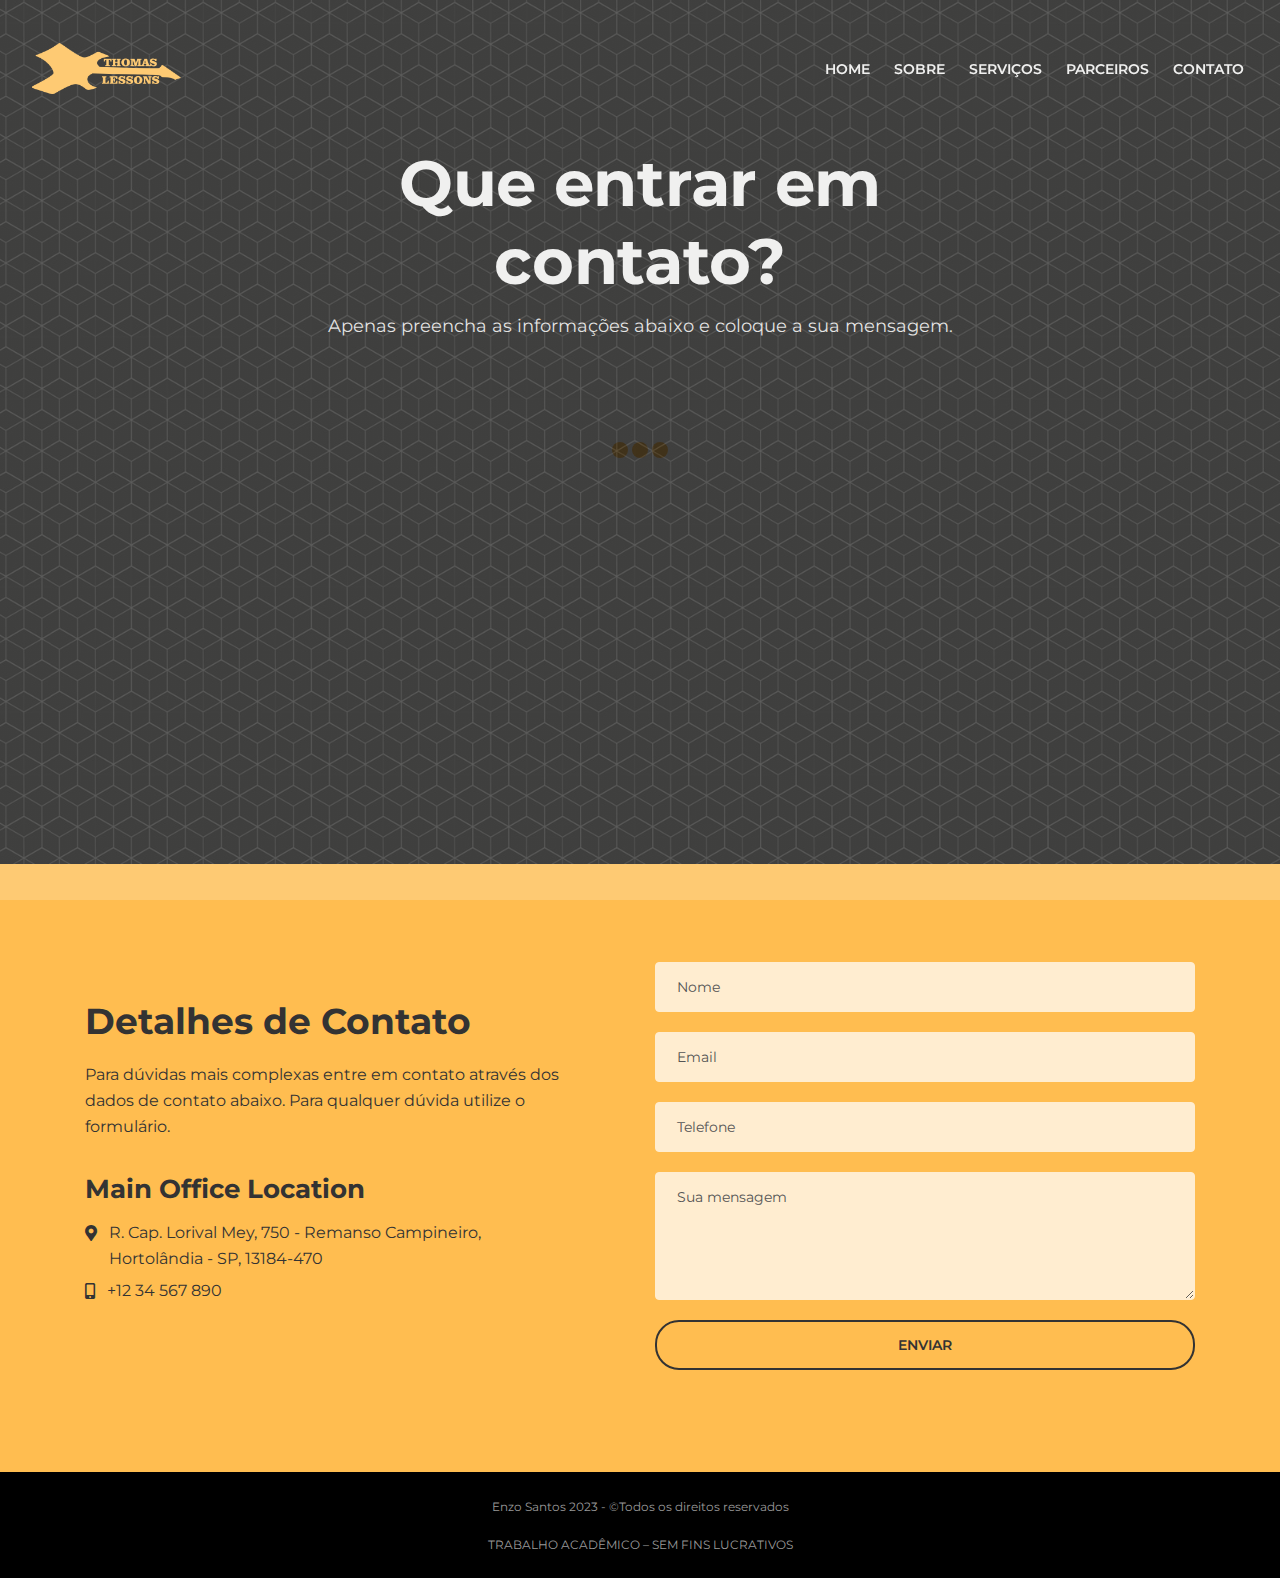
<file: contato.html>
<!DOCTYPE html>
<html lang="en">

<head>
    <meta charset="utf-8">
    <meta name="viewport" content="width=device-width, initial-scale=1, shrink-to-fit=no">

    <!-- SEO Meta Tags -->
    <meta name="description"
        content="Landing page template built with HTML and Bootstrap 4 for presenting training courses, classes, workshops and for convincing visitors to register using the form.">
    <meta name="author" content="Inovatik">

    <!-- OG Meta Tags to improve the way the post looks when you share the page on LinkedIn, Facebook, Google+ -->
    <meta property="og:site_name" content="" /> <!-- website name -->
    <meta property="og:site" content="" /> <!-- website link -->
    <meta property="og:title" content="" /> <!-- title shown in the actual shared post -->
    <meta property="og:description" content="" /> <!-- description shown in the actual shared post -->
    <meta property="og:image" content="" /> <!-- image link, make sure it's jpg -->
    <meta property="og:url" content="" /> <!-- where do you want your post to link to -->
    <meta property="og:type" content="article" />

    <!-- Website Title -->
    <title>Contatos</title>

    <!-- Styles -->
    <link href="https://fonts.googleapis.com/css?family=Montserrat:400,400i,600,700,700i&display=swap" rel="stylesheet">
    <link href="css/bootstrap.css" rel="stylesheet">
    <link href="css/fontawesome-all.css" rel="stylesheet">
    <link href="css/swiper.css" rel="stylesheet">
    <link href="css/magnific-popup.css" rel="stylesheet">
    <link href="css/styles.css" rel="stylesheet">

    <!-- Favicon  -->
    <link rel="icon" href="icon.png">
    <link rel="stylesheet" href="style.css">
</head>

<body data-spy="scroll" data-target=".fixed-top">

    <!-- Preloader -->
    <div class="spinner-wrapper">
        <div class="spinner">
            <div class="bounce1"></div>
            <div class="bounce2"></div>
            <div class="bounce3"></div>
        </div>
    </div>
    <!-- end of preloader -->


    <!-- Navigation -->
    <nav class="navbar navbar-expand-lg navbar-dark navbar-custom fixed-top">

        <!-- Text Logo - Use this if you don't have a graphic logo -->
        <!-- <a class="navbar-brand logo-text page-scroll" href="index.html">Corso</a> -->

        <!-- Image Logo -->
        <a class="navbar-brand logo-image" href="index.html"><img src="logo.png" style="height: 30%; width: 30%;"
                alt="alternative"></a>

        <!-- Mobile Menu Toggle Button -->
        <button class="navbar-toggler" type="button" data-toggle="collapse" data-target="#navbarsExampleDefault"
            aria-controls="navbarsExampleDefault" aria-expanded="false" aria-label="Toggle navigation">
            <span class="navbar-toggler-awesome fas fa-bars"></span>
            <span class="navbar-toggler-awesome fas fa-times"></span>
        </button>
        <!-- end of mobile menu toggle button -->

        <div class="collapse navbar-collapse" id="navbarsExampleDefault">
            <ul class="navbar-nav ml-auto">
                <li class="nav-item">
                    <a class="nav-link page-scroll" href="index.html">HOME <span class="sr-only">(current)</span></a>
                </li>
                <li class="nav-item">
                    <a class="nav-link page-scroll" href="sobre.html">SOBRE</a>
                </li>
                <li class="nav-item">
                    <a class="nav-link page-scroll" href="servicos.html">SERVIÇOS</a>
                </li>
                <li class="nav-item">
                    <a class="nav-link page-scroll" href="parceiros.html">PARCEIROS</a>
                </li>
                <li class="nav-item">
                    <a class="nav-link page-scroll" href="contato.html">CONTATO</a>
                </li>
            </ul>
        </div>
    </nav> <!-- end of navbar -->
    <!-- end of navigation -->


    <!-- Header -->
    <header id="header" class="header">
        <div class="container">
            <div class="row">
                <div class="col-lg-12">
                    <div class="text-container">
                    </div>
                    <h1>Que entrar em contato?</h1>
                    <p class="p-large">Apenas preencha as informações abaixo e coloque a sua mensagem.</p>
                </div> <!-- end of text-container -->
            </div> <!-- end of col -->
        </div> <!-- end of row -->
        </div> <!-- end of container -->

        <!-- end of image slider -->

    </header> <!-- end of header -->
    <!-- end of header -->


    <!-- Contact -->
    <div id="contact" class="form-3">
        <div class="container">
            <div class="row">
                <div class="col-lg-6">
                    <div class="text-container">
                        <h2>Detalhes de Contato</h2>
                        <p>Para dúvidas mais complexas entre em contato através dos dados de contato abaixo. Para qualquer
                            dúvida utilize o formulário.</p>
                        <h3>Main Office Location</h3>
                        <ul class="list-unstyled li-space-lg">
                            <li class="media">
                                <i class="fas fa-map-marker-alt"></i>
                                <div class="media-body">R. Cap. Lorival Mey, 750 - Remanso Campineiro, Hortolândia - SP,
                                    13184-470</div>
                            </li>
                            <li class="media">
                                <i class="fas fa-mobile-alt"></i>
                                <div class="media-body">+12 34 567 890</div>
                            </li>
                        </ul>
                    </div> <!-- end of text-container -->
                </div> <!-- end of col -->
                <div class="col-lg-6">

                    <!-- Contact Form -->
                    <form id="contactForm" data-toggle="validator" data-focus="false">
                        <div class="form-group">
                            <input type="text" class="form-control-input" id="cname" required>
                            <label class="label-control" for="cname">Nome</label>
                            <div class="help-block with-errors"></div>
                        </div>
                        <div class="form-group">
                            <input type="email" class="form-control-input" id="cemail" required>
                            <label class="label-control" for="cemail">Email</label>
                            <div class="help-block with-errors"></div>
                        </div>
                        <div class="form-group">
                            <input type="email" class="form-control-input" id="cemail" required>
                            <label class="label-control" for="cemail">Telefone</label>
                            <div class="help-block with-errors"></div>
                        </div>
                        <div class="form-group">
                            <textarea class="form-control-textarea" id="cmessage" required></textarea>
                            <label class="label-control" for="cmessage">Sua mensagem</label>
                            <div class="help-block with-errors"></div>
                        </div>
                        <div class="form-group">
                            <button type="submit" class="form-control-submit-button">ENVIAR</button>
                        </div>
                        <div class="form-message">
                            <div id="cmsgSubmit" class="h3 text-center hidden"></div>
                        </div>
                    </form>
                    <!-- end of contact form -->

                </div> <!-- end of col -->
            </div> <!-- end of row -->
        </div> <!-- end of container -->
    </div> <!-- end of form-3 -->
    <!-- end of contact -->



    <!-- Copyright -->
    <div class="copyright">
        <div class="container">
            <div class="row">
                <div class="col-lg-12">
                    <p class="p-small">Enzo Santos 2023 - &copy;Todos os direitos reservados</p>
                    <p class="p-small">TRABALHO ACADÊMICO – SEM FINS LUCRATIVOS</a>
                    </p>
                </div> <!-- end of col -->
            </div> <!-- enf of row -->
        </div> <!-- end of container -->
    </div> <!-- end of copyright -->
    <!-- end of copyright -->


    <!-- Scripts -->
    <script src="js/jquery.min.js"></script> <!-- jQuery for Bootstrap's JavaScript plugins -->
    <script src="js/popper.min.js"></script> <!-- Popper tooltip library for Bootstrap -->
    <script src="js/bootstrap.min.js"></script> <!-- Bootstrap framework -->
    <script src="js/jquery.easing.min.js"></script> <!-- jQuery Easing for smooth scrolling between anchors -->
    <script src="js/jquery.countdown.min.js"></script> <!-- The Final Countdown plugin for jQuery -->
    <script src="js/swiper.min.js"></script> <!-- Swiper for image and text sliders -->
    <script src="js/jquery.magnific-popup.js"></script> <!-- Magnific Popup for lightboxes -->
    <script src="js/validator.min.js"></script> <!-- Validator.js - Bootstrap plugin that validates forms -->
    <script src="js/scripts.js"></script> <!-- Custom scripts -->
</body>

</html>
</file>
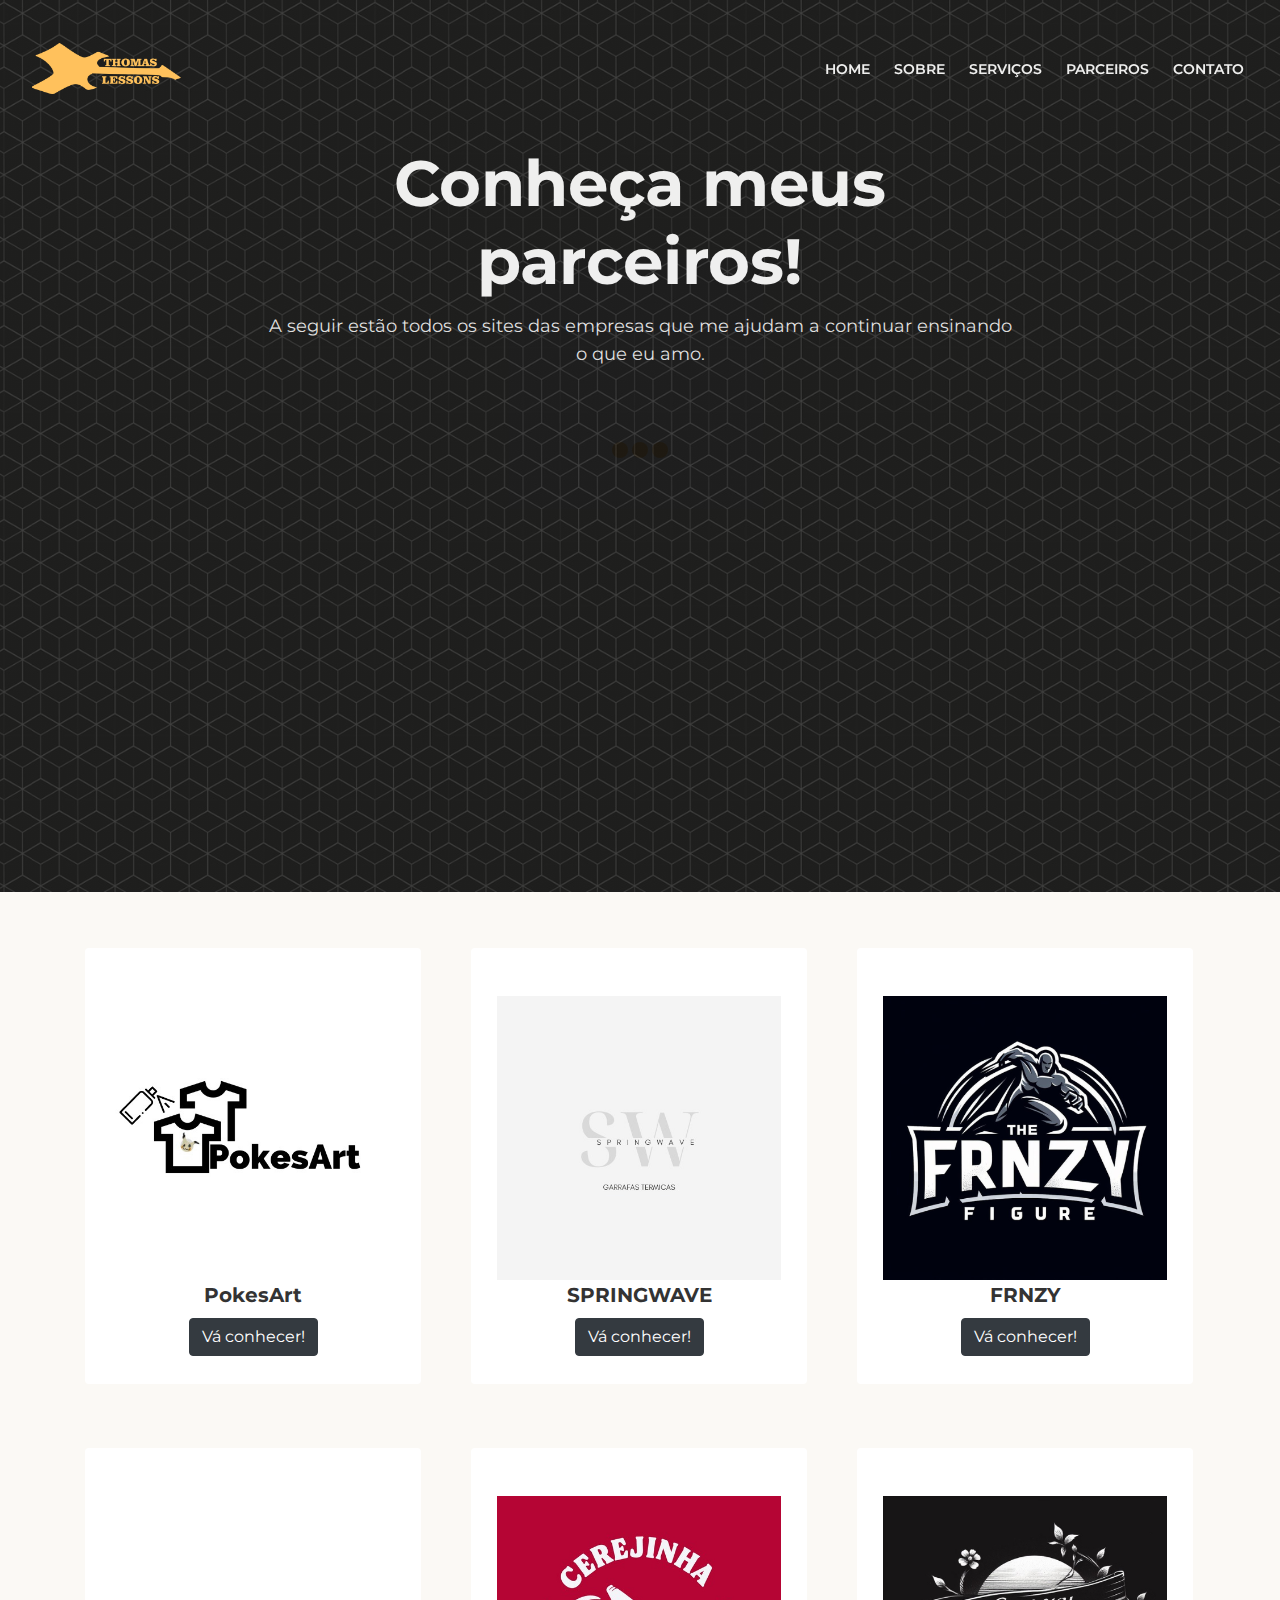
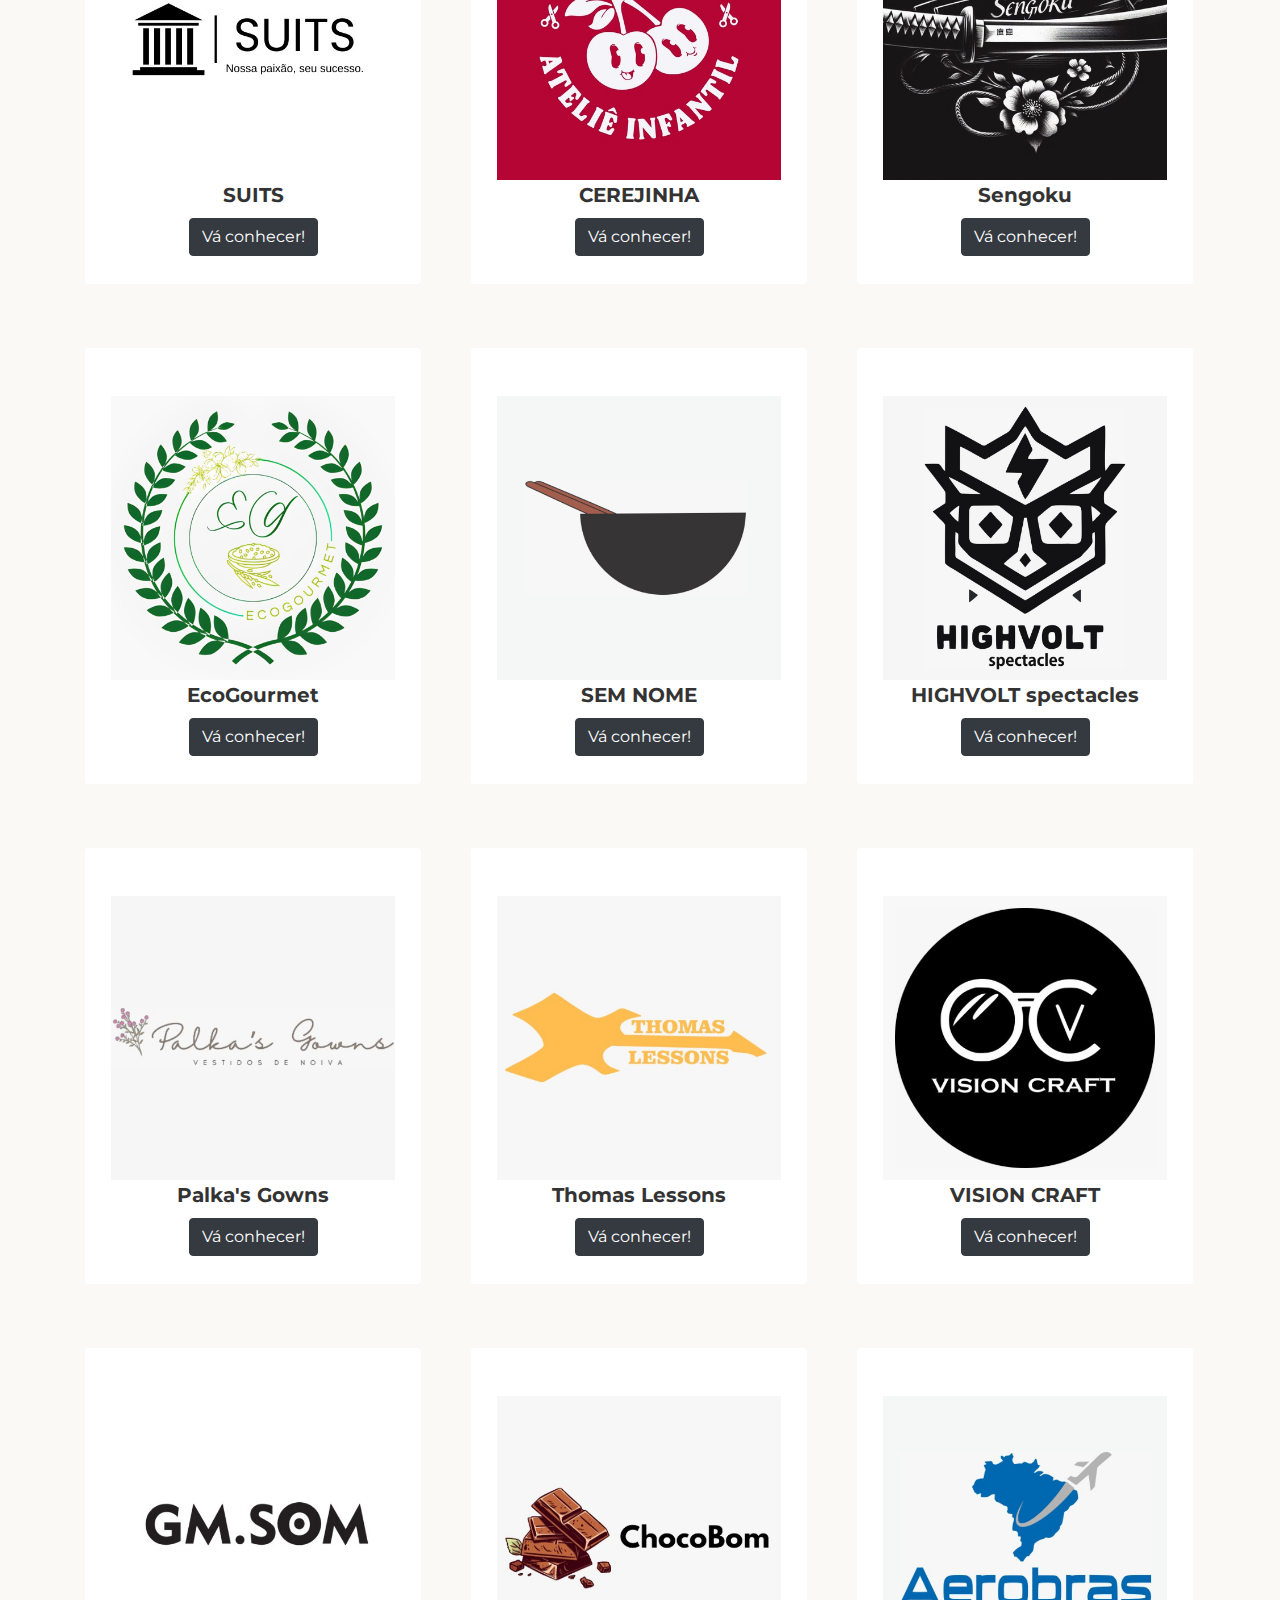
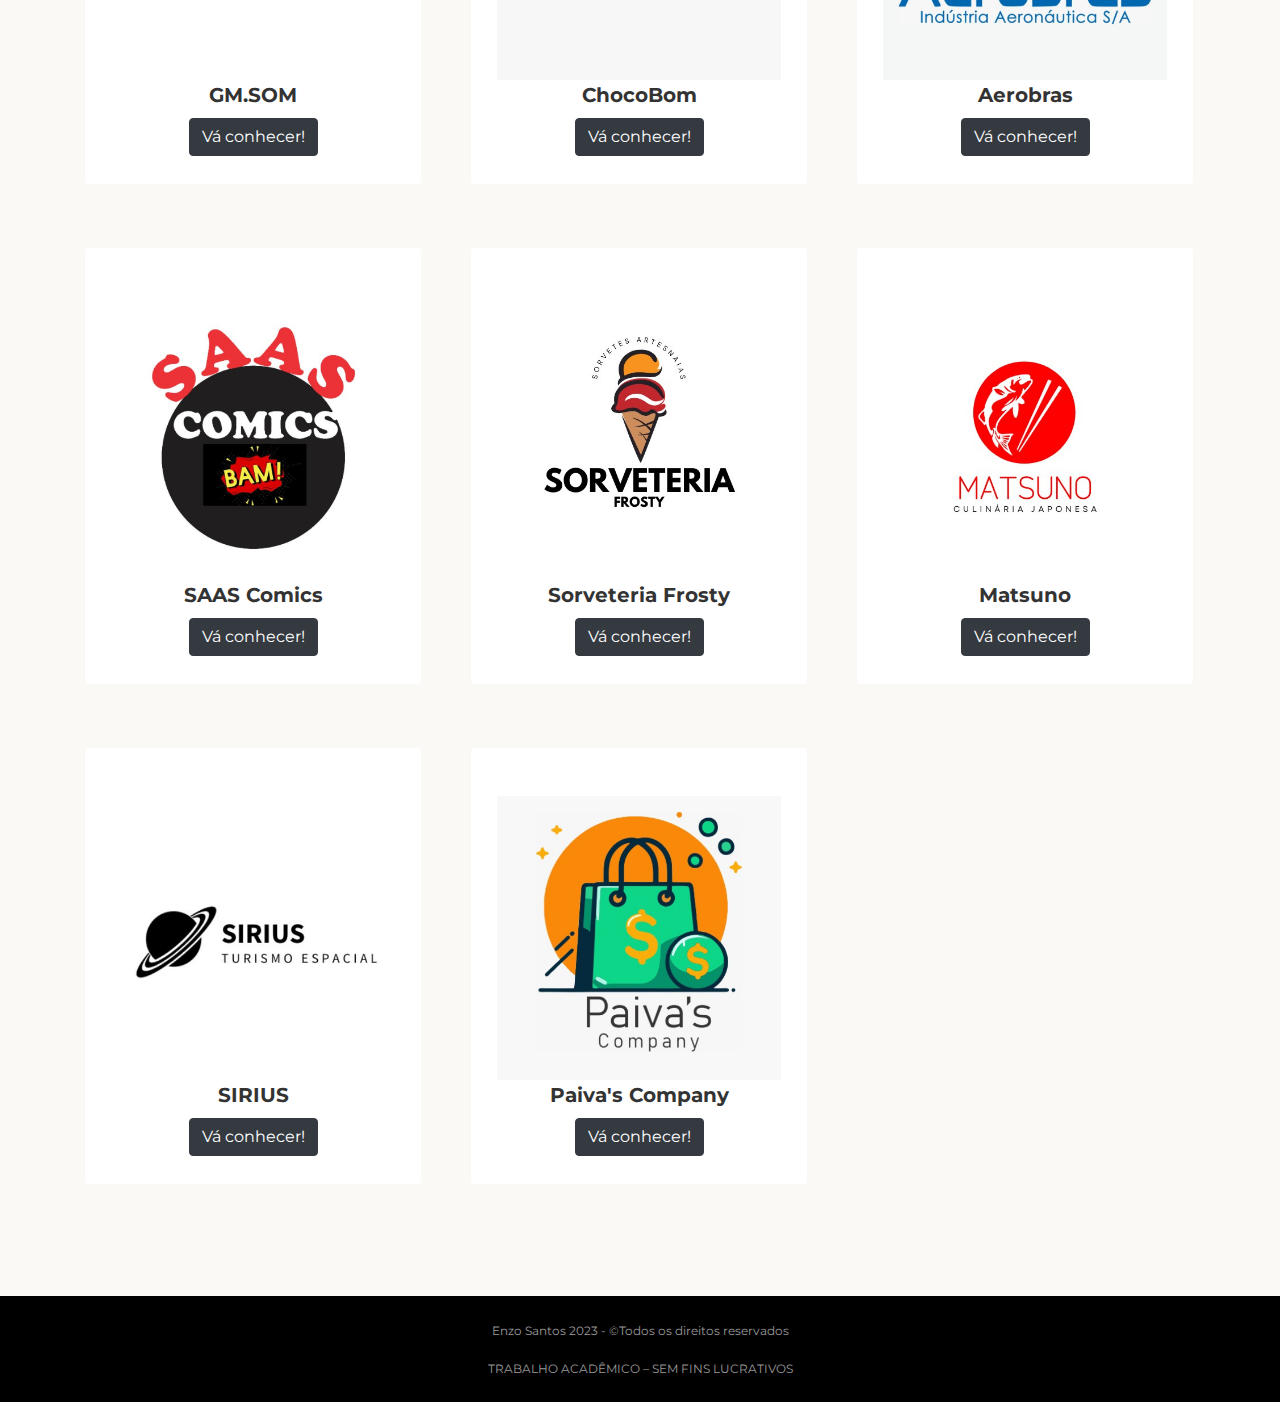
<file: parceiros.html>
<!DOCTYPE html>
<html lang="en">

<head>
    <meta charset="utf-8">
    <meta name="viewport" content="width=device-width, initial-scale=1, shrink-to-fit=no">

    <!-- SEO Meta Tags -->
    <meta name="description"
        content="Landing page template built with HTML and Bootstrap 4 for presenting training courses, classes, workshops and for convincing visitors to register using the form.">
    <meta name="author" content="Inovatik">

    <!-- OG Meta Tags to improve the way the post looks when you share the page on LinkedIn, Facebook, Google+ -->
    <meta property="og:site_name" content="" /> <!-- website name -->
    <meta property="og:site" content="" /> <!-- website link -->
    <meta property="og:title" content="" /> <!-- title shown in the actual shared post -->
    <meta property="og:description" content="" /> <!-- description shown in the actual shared post -->
    <meta property="og:image" content="" /> <!-- image link, make sure it's jpg -->
    <meta property="og:url" content="" /> <!-- where do you want your post to link to -->
    <meta property="og:type" content="article" />

    <!-- Website Title -->
    <title>Parceiros</title>

    <!-- Styles -->
    <link href="https://fonts.googleapis.com/css?family=Montserrat:400,400i,600,700,700i&display=swap" rel="stylesheet">
    <link href="css/bootstrap.css" rel="stylesheet">
    <link href="css/fontawesome-all.css" rel="stylesheet">
    <link href="css/swiper.css" rel="stylesheet">
    <link href="css/magnific-popup.css" rel="stylesheet">
    <link href="css/styles.css" rel="stylesheet">

    <!-- Favicon  -->
    <link rel="icon" href="icon.png">
    <link rel="stylesheet" href="style.css">
</head>

<body data-spy="scroll" data-target=".fixed-top">

    <!-- Preloader -->
    <div class="spinner-wrapper">
        <div class="spinner">
            <div class="bounce1"></div>
            <div class="bounce2"></div>
            <div class="bounce3"></div>
        </div>
    </div>
    <!-- end of preloader -->


    <!-- Navigation -->
    <nav class="navbar navbar-expand-lg navbar-dark navbar-custom fixed-top">

        <!-- Text Logo - Use this if you don't have a graphic logo -->
        <!-- <a class="navbar-brand logo-text page-scroll" href="index.html">Corso</a> -->

        <!-- Image Logo -->
        <a class="navbar-brand logo-image" href="index.html"><img src="logo.png" style="height: 30%; width: 30%;"
                alt="alternative"></a>

        <!-- Mobile Menu Toggle Button -->
        <button class="navbar-toggler" type="button" data-toggle="collapse" data-target="#navbarsExampleDefault"
            aria-controls="navbarsExampleDefault" aria-expanded="false" aria-label="Toggle navigation">
            <span class="navbar-toggler-awesome fas fa-bars"></span>
            <span class="navbar-toggler-awesome fas fa-times"></span>
        </button>
        <!-- end of mobile menu toggle button -->

        <div class="collapse navbar-collapse" id="navbarsExampleDefault">
            <ul class="navbar-nav ml-auto">
                <li class="nav-item">
                    <a class="nav-link page-scroll" href="index.html">HOME <span class="sr-only">(current)</span></a>
                </li>
                <li class="nav-item">
                    <a class="nav-link page-scroll" href="sobre.html">SOBRE</a>
                </li>
                <li class="nav-item">
                    <a class="nav-link page-scroll" href="servicos.html">SERVIÇOS</a>
                </li>
                <li class="nav-item">
                    <a class="nav-link page-scroll" href="parceiros.html">PARCEIROS</a>
                </li>
                <li class="nav-item">
                    <a class="nav-link page-scroll" href="contato.html">CONTATO</a>
                </li>
            </ul>
        </div>
    </nav> <!-- end of navbar -->
    <!-- end of navigation -->


    <!-- Header -->
    <header id="header" class="header">
        <div class="container">
            <div class="row">
                <div class="col-lg-12">
                    <div class="text-container">
                    </div>
                    <h1>Conheça meus parceiros!</h1>
                    <p class="p-large">A seguir estão todos os sites das empresas que me ajudam a continuar ensinando o que eu amo.</p>
                </div> <!-- end of text-container -->
            </div> <!-- end of col -->
        </div> <!-- end of row -->
        </div> <!-- end of container -->

        <!-- end of image slider -->

    </header> <!-- end of header -->
    <!-- end of header -->

    <!-- Takeaways -->
    <div class="cards">
        <div class="container">
            <div class="row">
                <div class="col-lg-12">

                    <!-- Card -->
                    <div class="card">
                        <img src="dsa/alboneti.png" id="logo" alt="">
                        <div class="card-body">
                            <h4 class="card-title">PokesArt</h4>
                            <a href="https://fokinhas.github.io/gabrielalboneti/"><button type="button" class="btn btn-dark">Vá conhecer!</button></a>
                        </div>
                    </div>
                    <!-- end of card -->
                    
                    <div class="card">
                        <img src="dsa/ana.png" id="logo" alt="">
                        <div class="card-body">
                            <h4 class="card-title">SPRINGWAVE</h4>
                            <a href="http://analeite.rf.gd/?i=1"><button type="button" class="btn btn-dark">Vá conhecer!</button></a>
                        </div>
                    </div>

                    
                    <div class="card">
                        <img src="dsa/aquiles.png" id="logo" alt="">
                        <div class="card-body">
                            <h4 class="card-title">FRNZY</h4>
                            <a href="http://figurefrenzy.kesug.com/?i=2"><button type="button" class="btn btn-dark">Vá conhecer!</button></a>
                        </div>
                    </div>

                </div> <!-- end of col -->
                <div class="col-lg-12">

                    <!-- Card -->
                    <div class="card">
                        <img src="dsa/batista.png" id="logo" alt="">
                        <div class="card-body">
                            <h4 class="card-title">SUITS</h4>
                            <a href="https://gabriel-batista01.github.io/gymfit/"><button type="button" class="btn btn-dark">Vá conhecer!</button></a>
                        </div>
                    </div>
                    <!-- end of card -->
                    
                    <div class="card">
                        <img src="dsa/breno.png" id="logo" alt="">
                        <div class="card-body">
                            <h4 class="card-title">CEREJINHA</h4>
                            <a href="https://tanakabreno.github.io/atelietemplate/"><button type="button" class="btn btn-dark">Vá conhecer!</button></a>
                        </div>
                    </div>

                    
                    <div class="card">
                        <img src="dsa/cris.png" id="logo" alt="">
                        <div class="card-body">
                            <h4 class="card-title">Sengoku</h4>
                            <a href="https://cristianocrriiss.github.io/Sengoku/"><button type="button" class="btn btn-dark">Vá conhecer!</button></a>
                        </div>
                    </div>

                </div> <!-- end of col -->
                <div class="col-lg-12">

                    <!-- Card -->
                    <div class="card">
                        <img src="dsa/danayron.png" id="logo" alt="">
                        <div class="card-body">
                            <h4 class="card-title">EcoGourmet</h4>
                            <a href="https://danielayron.github.io/ecogourmet/"><button type="button" class="btn btn-dark">Vá conhecer!</button></a>
                        </div>
                    </div>
                    <!-- end of card -->
                    
                    <div class="card">
                        <img src="dsa/dherik.png" id="logo" alt="">
                        <div class="card-body">
                            <h4 class="card-title">SEM NOME</h4>
                            <a href="https://dherik01.github.io/restaurante-tailandes/"><button type="button" class="btn btn-dark">Vá conhecer!</button></a>
                        </div>
                    </div>

                    
                    <div class="card">
                        <img src="dsa/Eduardo.png" id="logo" alt="">
                        <div class="card-body">
                            <h4 class="card-title">HIGHVOLT spectacles</h4>
                            <a href="https://eduardo-pmg.github.io/Highvolt_spectacles/"><button type="button" class="btn btn-dark">Vá conhecer!</button></a>
                        </div>
                    </div>

                </div> <!-- end of col -->
                <div class="col-lg-12">

                    <!-- Card -->
                    <div class="card">
                        <img src="dsa/emilly.png" id="logo" alt="">
                        <div class="card-body">
                            <h4 class="card-title">Palka's Gowns</h4>
                            <a href="https://emillypalka.github.io/palkasgowns/"><button type="button" class="btn btn-dark">Vá conhecer!</button></a>
                        </div>
                    </div>
                    <!-- end of card -->
                    
                    <div class="card">
                        <img src="dsa/enzo.png" id="logo" alt="">
                        <div class="card-body">
                            <h4 class="card-title">Thomas Lessons</h4>
                            <a href="https://enzobernardis.github.io/thomaslessons/"><button type="button" class="btn btn-dark">Vá conhecer!</button></a>
                        </div>
                    </div>

                    
                    <div class="card">
                        <img src="dsa/Felipe.png" id="logo" alt="">
                        <div class="card-body">
                            <h4 class="card-title">VISION CRAFT</h4>
                            <a href="https://fjanduci.github.io/VisionCraft/"><button type="button" class="btn btn-dark">Vá conhecer!</button></a>
                        </div>
                    </div>

                </div> <!-- end of col -->
                <div class="col-lg-12">

                    <!-- Card -->
                    <div class="card">
                        <img src="dsa/gaby.png" id="logo" alt="">
                        <div class="card-body">
                            <h4 class="card-title">GM.SOM</h4>
                            <a href="https://gabrielly-martins.github.io/GM.SOM/"><button type="button" class="btn btn-dark">Vá conhecer!</button></a>
                        </div>
                    </div>
                    <!-- end of card -->
                    
                    <div class="card">
                        <img src="dsa/greg.png" id="logo" alt="">
                        <div class="card-body">
                            <h4 class="card-title">ChocoBom</h4>
                            <a href="https://gregorioschmidt.github.io/chocobom/"><button type="button" class="btn btn-dark">Vá conhecer!</button></a>
                        </div>
                    </div>

                    
                    <div class="card">
                        <img src="dsa/guilherme.png" id="logo" alt="">
                        <div class="card-body">
                            <h4 class="card-title">Aerobras</h4>
                            <a href="https://guilherme16190.github.io/aerobras/"><button type="button" class="btn btn-dark">Vá conhecer!</button></a>
                        </div>
                    </div>

                </div> <!-- end of col -->
                <div class="col-lg-12">

                    <!-- Card -->
                    <div class="card">
                        <img src="dsa/heitor.png" id="logo" alt="">
                        <div class="card-body">
                            <h4 class="card-title">SAAS Comics</h4>
                            <a href="http://heitor-grizante-saas.rf.gd/?i=2"><button type="button" class="btn btn-dark">Vá conhecer!</button></a>
                        </div>
                    </div>
                    <!-- end of card -->
                    
                    <div class="card">
                        <img src="dsa/ivan.png" id="logo" alt="">
                        <div class="card-body">
                            <h4 class="card-title">Sorveteria Frosty</h4>
                            <a href="https://iwanhrq.github.io/sorveteria-frosty/"><button type="button" class="btn btn-dark">Vá conhecer!</button></a>
                        </div>
                    </div>

                    
                    <div class="card">
                        <img src="dsa/Julia.png" id="logo" alt="">
                        <div class="card-body">
                            <h4 class="card-title">Matsuno</h4>
                            <a href="https://juliwya.github.io/matsuno/"><button type="button" class="btn btn-dark">Vá conhecer!</button></a>
                        </div>
                    </div>

                </div> <!-- end of col -->
                <div class="col-lg-12">

                    <!-- Card -->
                    <div class="card">
                        <img src="dsa/me.png" id="logo" alt="">
                        <div class="card-body">
                            <h4 class="card-title">SIRIUS</h4>
                            <a href="https://emilecristine.github.io/SIRIUS/"><button type="button" class="btn btn-dark">Vá conhecer!</button></a>
                        </div>
                    </div>
                    <!-- end of card -->
                    
                    <div class="card">
                        <img src="dsa/paiva.png" id="logo" alt="">
                        <div class="card-body">
                            <h4 class="card-title">Paiva's Company</h4>
                            <a href="https://paivoteeee.github.io/paivascompany/"><button type="button" class="btn btn-dark">Vá conhecer!</button></a>
                        </div>
                    </div>

                </div> <!-- end of col -->
            </div> <!-- end of row -->
        </div> <!-- end of container -->
    </div> <!-- end of cards -->
    <!-- end of takeaways -->



    <!-- Copyright -->
    <div class="copyright">
        <div class="container">
            <div class="row">
                <div class="col-lg-12">
                    <p class="p-small">Enzo Santos 2023 - &copy;Todos os direitos reservados</p>
                    <p class="p-small">TRABALHO ACADÊMICO – SEM FINS LUCRATIVOS</a>
                    </p>
                </div> <!-- end of col -->
            </div> <!-- enf of row -->
        </div> <!-- end of container -->
    </div> <!-- end of copyright -->
    <!-- end of copyright -->


    <!-- Scripts -->
    <script src="js/jquery.min.js"></script> <!-- jQuery for Bootstrap's JavaScript plugins -->
    <script src="js/popper.min.js"></script> <!-- Popper tooltip library for Bootstrap -->
    <script src="js/bootstrap.min.js"></script> <!-- Bootstrap framework -->
    <script src="js/jquery.easing.min.js"></script> <!-- jQuery Easing for smooth scrolling between anchors -->
    <script src="js/jquery.countdown.min.js"></script> <!-- The Final Countdown plugin for jQuery -->
    <script src="js/swiper.min.js"></script> <!-- Swiper for image and text sliders -->
    <script src="js/jquery.magnific-popup.js"></script> <!-- Magnific Popup for lightboxes -->
    <script src="js/validator.min.js"></script> <!-- Validator.js - Bootstrap plugin that validates forms -->
    <script src="js/scripts.js"></script> <!-- Custom scripts -->
</body>

</html>
</file>
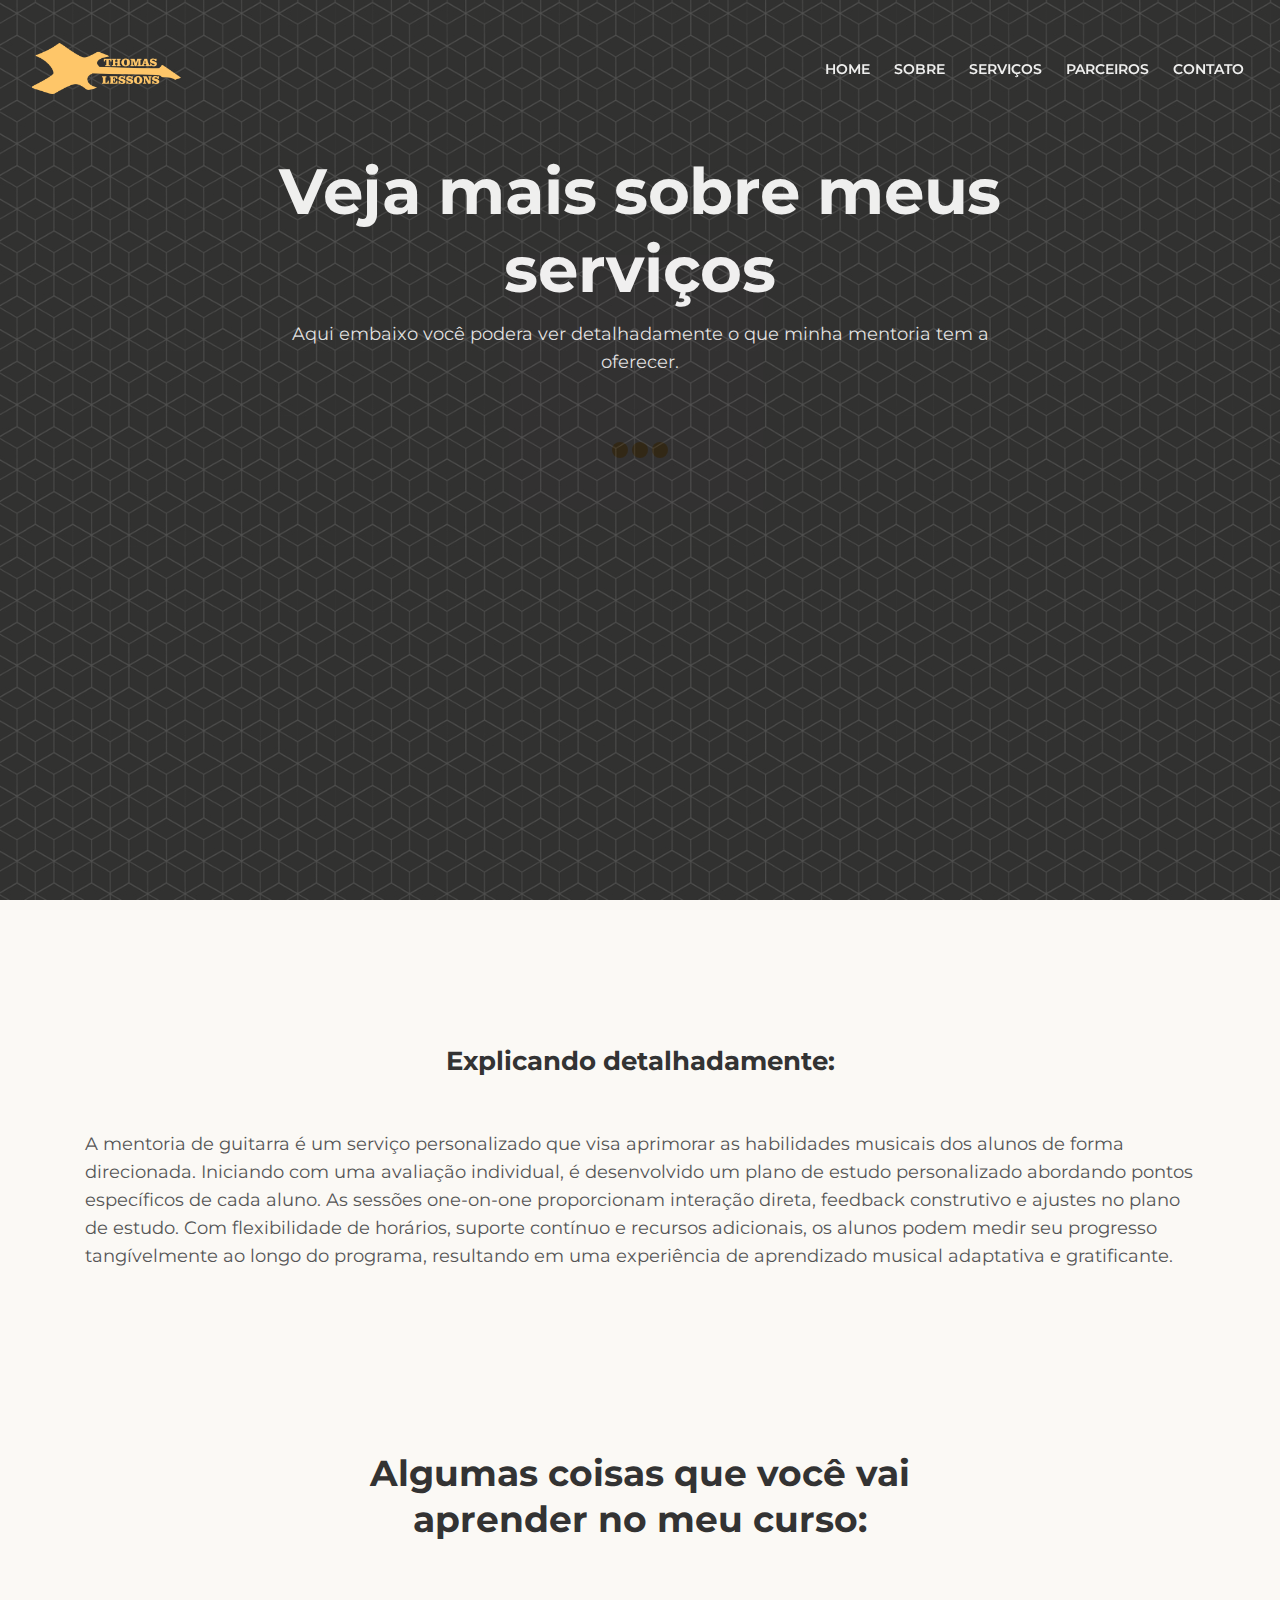
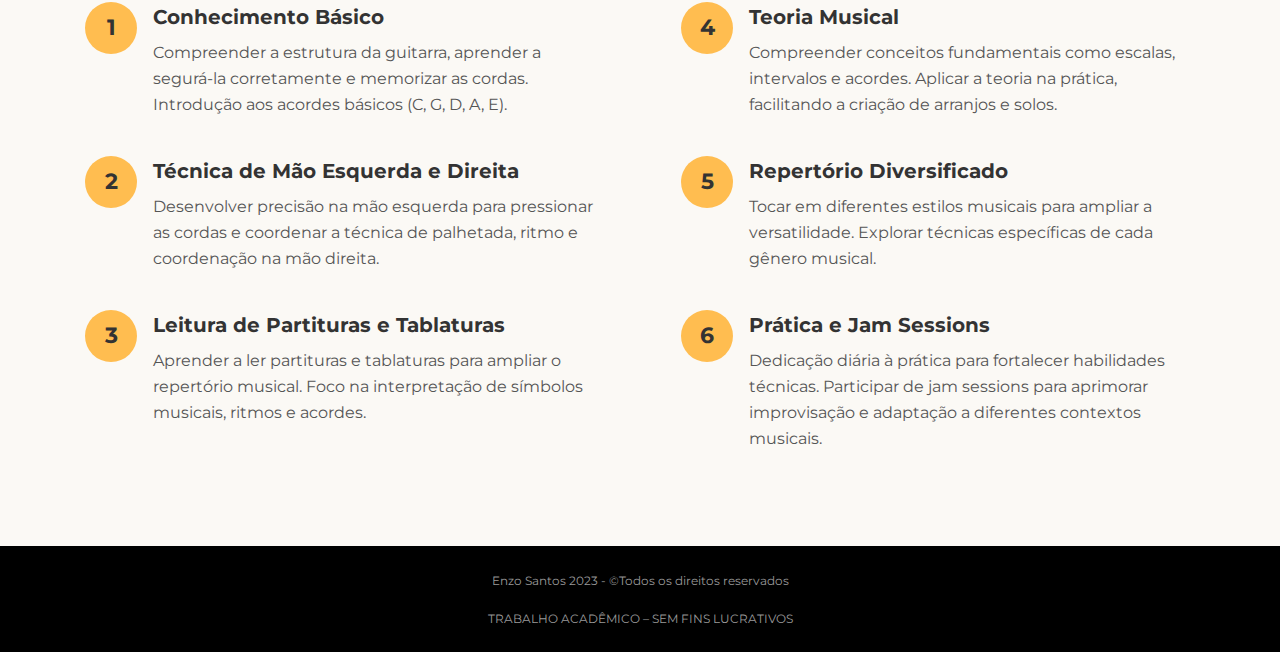
<file: servicos.html>
<!DOCTYPE html>
<html lang="en">

<head>
   <meta charset="utf-8">
   <meta name="viewport" content="width=device-width, initial-scale=1, shrink-to-fit=no">

   <!-- SEO Meta Tags -->
   <meta name="description"
      content="Landing page template built with HTML and Bootstrap 4 for presenting training courses, classes, workshops and for convincing visitors to register using the form.">
   <meta name="author" content="Inovatik">

   <!-- OG Meta Tags to improve the way the post looks when you share the page on LinkedIn, Facebook, Google+ -->
   <meta property="og:site_name" content="" /> <!-- website name -->
   <meta property="og:site" content="" /> <!-- website link -->
   <meta property="og:title" content="" /> <!-- title shown in the actual shared post -->
   <meta property="og:description" content="" /> <!-- description shown in the actual shared post -->
   <meta property="og:image" content="" /> <!-- image link, make sure it's jpg -->
   <meta property="og:url" content="" /> <!-- where do you want your post to link to -->
   <meta property="og:type" content="article" />

   <!-- Website Title -->
   <title>Serviços</title>

   <!-- Styles -->
   <link href="https://fonts.googleapis.com/css?family=Montserrat:400,400i,600,700,700i&display=swap" rel="stylesheet">
   <link href="css/bootstrap.css" rel="stylesheet">
   <link href="css/fontawesome-all.css" rel="stylesheet">
   <link href="css/swiper.css" rel="stylesheet">
   <link href="css/magnific-popup.css" rel="stylesheet">
   <link href="css/styles.css" rel="stylesheet">

   <!-- Favicon  -->
    <link rel="icon" href="icon.png">
</head>

<body data-spy="scroll" data-target=".fixed-top">

   <!-- Preloader -->
   <div class="spinner-wrapper">
      <div class="spinner">
         <div class="bounce1"></div>
         <div class="bounce2"></div>
         <div class="bounce3"></div>
      </div>
   </div>
   <!-- end of preloader -->


   <!-- Navigation -->
   <nav class="navbar navbar-expand-lg navbar-dark navbar-custom fixed-top">

      <!-- Text Logo - Use this if you don't have a graphic logo -->
      <!-- <a class="navbar-brand logo-text page-scroll" href="index.html">Corso</a> -->

      <!-- Image Logo -->
      <a class="navbar-brand logo-image" href="index.html"><img src="logo.png" style="height: 30%; width: 30%;"
            alt="alternative"></a>

      <!-- Mobile Menu Toggle Button -->
      <button class="navbar-toggler" type="button" data-toggle="collapse" data-target="#navbarsExampleDefault"
         aria-controls="navbarsExampleDefault" aria-expanded="false" aria-label="Toggle navigation">
         <span class="navbar-toggler-awesome fas fa-bars"></span>
         <span class="navbar-toggler-awesome fas fa-times"></span>
      </button>
      <!-- end of mobile menu toggle button -->

      <div class="collapse navbar-collapse" id="navbarsExampleDefault">
         <ul class="navbar-nav ml-auto">
            <li class="nav-item">
               <a class="nav-link page-scroll" href="index.html">HOME <span class="sr-only">(current)</span></a>
            </li>
            <li class="nav-item">
               <a class="nav-link page-scroll" href="sobre.html">SOBRE</a>
            </li>
            <li class="nav-item">
               <a class="nav-link page-scroll" href="servicos.html">SERVIÇOS</a>
            </li>
            <li class="nav-item">
               <a class="nav-link page-scroll" href="parceiros.html">PARCEIROS</a>
            </li>
            <li class="nav-item">
               <a class="nav-link page-scroll" href="contato.html">CONTATO</a>
            </li>
         </ul>
      </div>
   </nav> <!-- end of navbar -->
   <!-- end of navigation -->


   <!-- Header -->
   <header id="header" class="header">
      <div class="container">
         <div class="row">
            <div class="col-lg-12">
               <div class="text-container">
                  <div class="countdown">
                     <span id="clock"></span>
                  </div>
                  <h1>Veja mais sobre meus serviços</h1>
                  <p class="p-large">Aqui embaixo você podera ver detalhadamente o que minha mentoria tem a oferecer.
                  </p>
               </div> <!-- end of text-container -->
            </div> <!-- end of col -->
         </div> <!-- end of row -->
      </div> <!-- end of container -->


   </header> <!-- end of header -->
   <!-- end of header -->


   <!-- Newsletter -->
   <div class="form-2">
      <div class="container">
         <div class="row">
            <div class="col-lg-12">
               <h3>Explicando detalhadamente:</h3>
               <p class="p-large">A mentoria de guitarra é um serviço personalizado que visa aprimorar as habilidades
                  musicais dos
                  alunos de forma direcionada. Iniciando com uma avaliação individual, é desenvolvido um plano de estudo
                  personalizado abordando pontos específicos de cada aluno. As sessões one-on-one proporcionam interação
                  direta, feedback construtivo e ajustes no plano de estudo. Com flexibilidade de horários, suporte
                  contínuo e recursos adicionais, os alunos podem medir seu progresso tangívelmente ao longo do
                  programa, resultando em uma experiência de aprendizado musical adaptativa e gratificante.</p>
            </div> <!-- end of col -->
         </div> <!-- end of row -->
      </div> <!-- end of container -->
   </div> <!-- end of form-2 -->
   <!-- end of newsletter -->


   <!-- Description -->
   <div id="description" class="basic-2">
      <div class="container">
         <div class="row">
            <div class="col-lg-12">
               <h2>Algumas coisas que você vai aprender no meu curso:</h2>
            </div> <!-- end of col -->
         </div> <!-- end of row -->
         <div class="row">
            <div class="col-lg-6">
               <ul class="list-unstyled li-space-lg first">
                  <li class="media">
                     <i class="bullet">1</i>
                     <div class="media-body">
                        <h4>Conhecimento Básico</h4>
                        <p>Compreender a estrutura da guitarra, aprender a segurá-la corretamente e memorizar as cordas.
                           Introdução aos acordes básicos (C, G, D, A, E).</p>
                     </div>
                  </li>
                  <li class="media">
                     <i class="bullet">2</i>
                     <div class="media-body">
                        <h4>Técnica de Mão Esquerda e Direita</h4>
                        <p>Desenvolver precisão na mão esquerda para pressionar as cordas e coordenar a técnica de
                           palhetada, ritmo e coordenação na mão direita.</p>
                     </div>
                  </li>
                  <li class="media">
                     <i class="bullet">3</i>
                     <div class="media-body">
                        <h4>Leitura de Partituras e Tablaturas</h4>
                        <p>Aprender a ler partituras e tablaturas para ampliar o repertório musical. Foco na
                           interpretação de símbolos musicais, ritmos e acordes.</p>
                     </div>
                  </li>
               </ul>
            </div> <!-- end of col -->
            <div class="col-lg-6">
               <ul class="list-unstyled li-space-lg second">
                  <li class="media">
                     <i class="bullet">4</i>
                     <div class="media-body">
                        <h4>Teoria Musical</h4>
                        <p>Compreender conceitos fundamentais como escalas, intervalos e acordes. Aplicar a teoria na
                           prática, facilitando a criação de arranjos e solos.</p>
                     </div>
                  </li>
                  <li class="media">
                     <i class="bullet">5</i>
                     <div class="media-body">
                        <h4>Repertório Diversificado</h4>
                        <p>Tocar em diferentes estilos musicais para ampliar a versatilidade. Explorar técnicas
                           específicas de cada gênero musical.</p>
                     </div>
                  </li>
                  <li class="media">
                     <i class="bullet">6</i>
                     <div class="media-body">
                        <h4>Prática e Jam Sessions</h4>
                        <p>Dedicação diária à prática para fortalecer habilidades técnicas. Participar de jam sessions
                           para aprimorar improvisação e adaptação a diferentes contextos musicais.</p>
                     </div>
                  </li>
               </ul>
            </div> <!-- end of col -->
         </div> <!-- end of row -->
      </div> <!-- end of container -->
   </div> <!-- end of basic-2 -->
   <!-- end of description -->



   <!-- Copyright -->
   <div class="copyright">
      <div class="container">
         <div class="row">
            <div class="col-lg-12">
               <p class="p-small">Enzo Santos 2023 - &copy;Todos os direitos reservados</p>
               <p class="p-small">TRABALHO ACADÊMICO – SEM FINS LUCRATIVOS</a>
               </p>
            </div> <!-- end of col -->
         </div> <!-- enf of row -->
      </div> <!-- end of container -->
   </div> <!-- end of copyright -->
   <!-- end of copyright -->


   <!-- Scripts -->
   <script src="js/jquery.min.js"></script> <!-- jQuery for Bootstrap's JavaScript plugins -->
   <script src="js/popper.min.js"></script> <!-- Popper tooltip library for Bootstrap -->
   <script src="js/bootstrap.min.js"></script> <!-- Bootstrap framework -->
   <script src="js/jquery.easing.min.js"></script> <!-- jQuery Easing for smooth scrolling between anchors -->
   <script src="js/jquery.countdown.min.js"></script> <!-- The Final Countdown plugin for jQuery -->
   <script src="js/swiper.min.js"></script> <!-- Swiper for image and text sliders -->
   <script src="js/jquery.magnific-popup.js"></script> <!-- Magnific Popup for lightboxes -->
   <script src="js/validator.min.js"></script> <!-- Validator.js - Bootstrap plugin that validates forms -->
   <script src="js/scripts.js"></script> <!-- Custom scripts -->
</body>

</html>
</file>
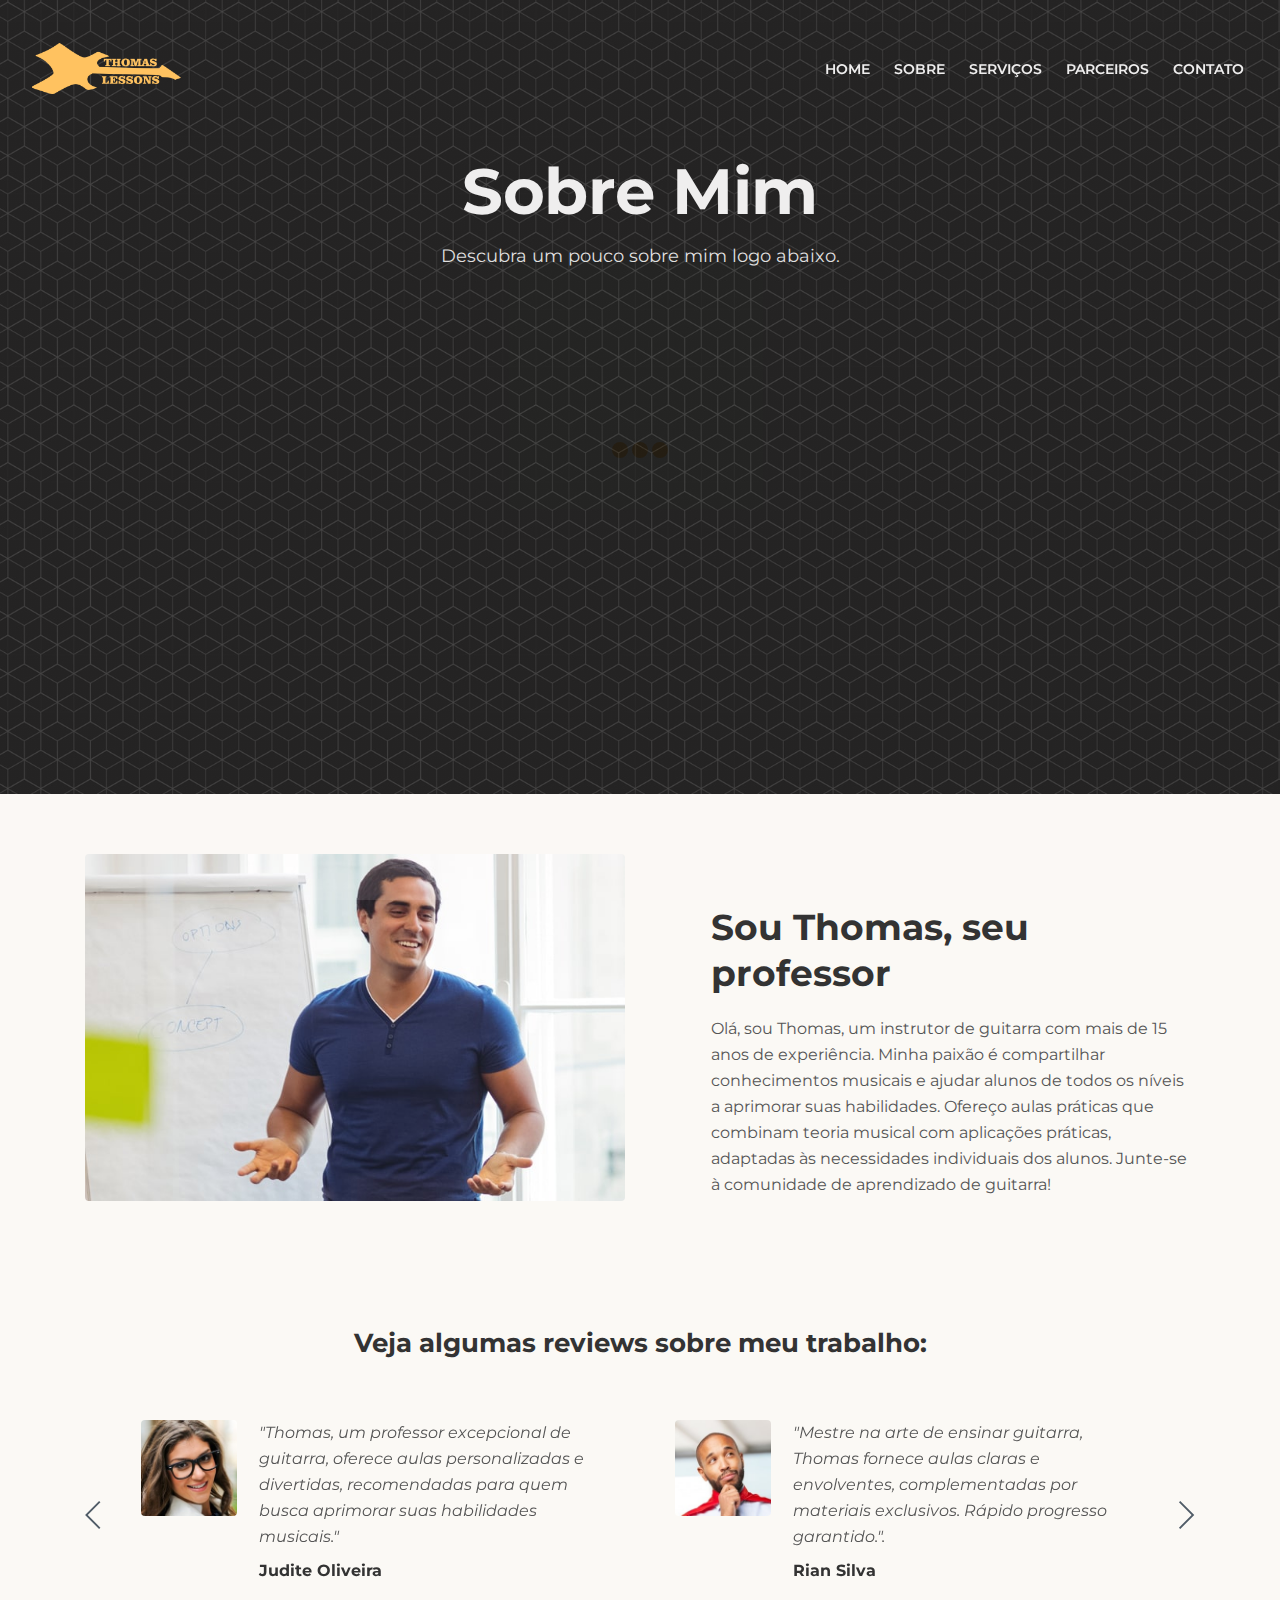
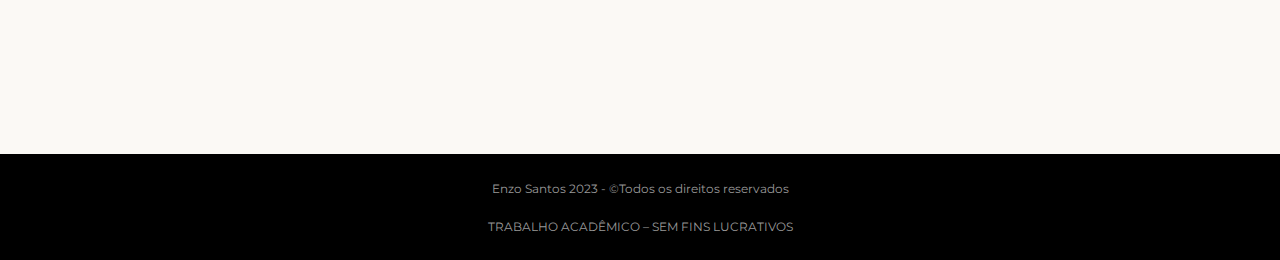
<file: sobre.html>
<!DOCTYPE html>
<html lang="en">

<head>
   <meta charset="utf-8">
   <meta name="viewport" content="width=device-width, initial-scale=1, shrink-to-fit=no">

   <!-- SEO Meta Tags -->
   <meta name="description"
      content="Landing page template built with HTML and Bootstrap 4 for presenting training courses, classes, workshops and for convincing visitors to register using the form.">
   <meta name="author" content="Inovatik">

   <!-- OG Meta Tags to improve the way the post looks when you share the page on LinkedIn, Facebook, Google+ -->
   <meta property="og:site_name" content="" /> <!-- website name -->
   <meta property="og:site" content="" /> <!-- website link -->
   <meta property="og:title" content="" /> <!-- title shown in the actual shared post -->
   <meta property="og:description" content="" /> <!-- description shown in the actual shared post -->
   <meta property="og:image" content="" /> <!-- image link, make sure it's jpg -->
   <meta property="og:url" content="" /> <!-- where do you want your post to link to -->
   <meta property="og:type" content="article" />

   <!-- Website Title -->
   <title>Sobre</title>

   <!-- Styles -->
   <link href="https://fonts.googleapis.com/css?family=Montserrat:400,400i,600,700,700i&display=swap" rel="stylesheet">
   <link href="css/bootstrap.css" rel="stylesheet">
   <link href="css/fontawesome-all.css" rel="stylesheet">
   <link href="css/swiper.css" rel="stylesheet">
   <link href="css/magnific-popup.css" rel="stylesheet">
   <link href="css/styles.css" rel="stylesheet">

   <!-- Favicon  -->
    <link rel="icon" href="icon.png">
</head>

<body data-spy="scroll" data-target=".fixed-top">

   <!-- Preloader -->
   <div class="spinner-wrapper">
      <div class="spinner">
         <div class="bounce1"></div>
         <div class="bounce2"></div>
         <div class="bounce3"></div>
      </div>
   </div>
   <!-- end of preloader -->


   <!-- Navigation -->
   <nav class="navbar navbar-expand-lg navbar-dark navbar-custom fixed-top">

      <!-- Text Logo - Use this if you don't have a graphic logo -->
      <!-- <a class="navbar-brand logo-text page-scroll" href="index.html">Corso</a> -->

      <!-- Image Logo -->
      <a class="navbar-brand logo-image" href="index.html"><img src="logo.png" style="height: 30%; width: 30%;"
            alt="alternative"></a>

      <!-- Mobile Menu Toggle Button -->
      <button class="navbar-toggler" type="button" data-toggle="collapse" data-target="#navbarsExampleDefault"
         aria-controls="navbarsExampleDefault" aria-expanded="false" aria-label="Toggle navigation">
         <span class="navbar-toggler-awesome fas fa-bars"></span>
         <span class="navbar-toggler-awesome fas fa-times"></span>
      </button>
      <!-- end of mobile menu toggle button -->

      <div class="collapse navbar-collapse" id="navbarsExampleDefault">
         <ul class="navbar-nav ml-auto">
            <li class="nav-item">
               <a class="nav-link page-scroll" href="index.html">HOME <span class="sr-only">(current)</span></a>
            </li>
            <li class="nav-item">
               <a class="nav-link page-scroll" href="sobre.html">SOBRE</a>
            </li>
            <li class="nav-item">
               <a class="nav-link page-scroll" href="servicos.html">SERVIÇOS</a>
            </li>
            <li class="nav-item">
               <a class="nav-link page-scroll" href="parceiros.html">PARCEIROS</a>
            </li>
            <li class="nav-item">
               <a class="nav-link page-scroll" href="contato.html">CONTATO</a>
            </li>
         </ul>
      </div>
   </nav> <!-- end of navbar -->
   <!-- end of navigation -->


   <!-- Header -->
   <header id="header" class="header">
      <div class="container">
         <div class="row">
            <div class="col-lg-12">
               <div class="text-container">
                  <div class="countdown">
                     <span id="clock"></span>
                  </div>
                  <h1>Sobre Mim</h1>
                  <p class="p-large">Descubra um pouco sobre mim logo abaixo.</p>
               </div> <!-- end of text-container -->
            </div> <!-- end of col -->
         </div> <!-- end of row -->
      </div> <!-- end of container -->

   </header> <!-- end of header -->
   <!-- end of header -->

   <!-- Instructor -->
   <div id="instructor" class="basic-1">
      <div class="container">
         <div class="row">
            <div class="col-lg-6">
               <img class="img-fluid" src="images/instructor.jpg" alt="alternative">
            </div> <!-- end of col -->
            <div class="col-lg-6">
               <div class="text-container">
                  <h2>Sou Thomas, seu professor</h2>
                  <p>Olá, sou Thomas, um instrutor de guitarra com mais de 15 anos de experiência. Minha paixão é
                     compartilhar conhecimentos musicais e ajudar alunos de todos os níveis a aprimorar suas
                     habilidades. Ofereço aulas práticas que combinam teoria musical com aplicações práticas, adaptadas
                     às necessidades individuais dos alunos. Junte-se à comunidade de aprendizado de guitarra!</p>
               </div> <!-- end of text-container -->
            </div> <!-- end of col -->
         </div> <!-- end of row -->
      </div> <!-- end of container -->
   </div> <!-- end of basic-1 -->
   <!-- end of instructor -->

   <!-- Testimonials -->
   <div class="slider-2">
      <div class="container">
         <div class="row">
            <div class="col-lg-12">
               <h3>Veja algumas reviews sobre meu trabalho:</h3>

               <!-- Text Slider -->
               <div class="slider-container">
                  <div class="swiper-container text-slider">
                     <div class="swiper-wrapper">

                        <!-- Slide -->
                        <div class="swiper-slide">
                           <div class="image-wrapper">
                              <img class="img-fluid" src="images/testimonial-1.jpg" alt="alternative">
                           </div> <!-- end of image-wrapper -->
                           <div class="text-wrapper">
                              <div class="testimonial-text">"Thomas, um professor excepcional de guitarra, oferece aulas
                                 personalizadas e divertidas, recomendadas para quem busca aprimorar suas habilidades
                                 musicais."</div>
                              <div class="testimonial-author">Judite Oliveira</div>
                           </div> <!-- end of text-wrapper -->
                        </div> <!-- end of swiper-slide -->
                        <!-- end of slide -->

                        <!-- Slide -->
                        <div class="swiper-slide">
                           <div class="image-wrapper">
                              <img class="img-fluid" src="images/testimonial-2.jpg" alt="alternative">
                           </div> <!-- end of image-wrapper -->
                           <div class="text-wrapper">
                              <div class="testimonial-text">"Mestre na arte de ensinar guitarra, Thomas fornece aulas
                                 claras e envolventes, complementadas por materiais exclusivos. Rápido progresso
                                 garantido.".</div>
                              <div class="testimonial-author">Rian Silva</div>
                           </div> <!-- end of text-wrapper -->
                        </div> <!-- end of swiper-slide -->
                        <!-- end of slide -->

                        <!-- Slide -->
                        <div class="swiper-slide">
                           <div class="image-wrapper">
                              <img class="img-fluid" src="images/testimonial-3.jpg" alt="alternative">
                           </div> <!-- end of image-wrapper -->
                           <div class="text-wrapper">
                              <div class="testimonial-text">"Thomas, mais que um professor, é um mentor musical
                                 incrível! Suas aulas abrangem teoria e prática, oferecendo uma experiência excepcional
                                 para quem busca aprimorar suas habilidades na guitarra."</div>
                              <div class="testimonial-author">Marcos Cant</div>
                           </div> <!-- end of text-wrapper -->
                        </div> <!-- end of swiper-slide -->
                        <!-- end of slide -->

                     </div> <!-- end of swiper-wrapper -->

                     <!-- Add Arrows -->
                     <div class="swiper-button-next"></div>
                     <div class="swiper-button-prev"></div>
                     <!-- end of add arrows -->

                  </div> <!-- end of swiper-container -->
               </div> <!-- end of slider-container -->
               <!-- end of text slider -->

            </div> <!-- end of col -->
         </div> <!-- end of row -->
      </div> <!-- end of container -->
   </div> <!-- end of slider-2 -->
   <!-- end of testimonials -->


   <!-- Copyright -->
   <div class="copyright">
      <div class="container">
         <div class="row">
            <div class="col-lg-12">
               <p class="p-small">Enzo Santos 2023 - &copy;Todos os direitos reservados</p>
               <p class="p-small">TRABALHO ACADÊMICO – SEM FINS LUCRATIVOS</a>
               </p>
            </div> <!-- end of col -->
         </div> <!-- enf of row -->
      </div> <!-- end of container -->
   </div> <!-- end of copyright -->
   <!-- end of copyright -->


   <!-- Scripts -->
   <script src="js/jquery.min.js"></script> <!-- jQuery for Bootstrap's JavaScript plugins -->
   <script src="js/popper.min.js"></script> <!-- Popper tooltip library for Bootstrap -->
   <script src="js/bootstrap.min.js"></script> <!-- Bootstrap framework -->
   <script src="js/jquery.easing.min.js"></script> <!-- jQuery Easing for smooth scrolling between anchors -->
   <script src="js/jquery.countdown.min.js"></script> <!-- The Final Countdown plugin for jQuery -->
   <script src="js/swiper.min.js"></script> <!-- Swiper for image and text sliders -->
   <script src="js/jquery.magnific-popup.js"></script> <!-- Magnific Popup for lightboxes -->
   <script src="js/validator.min.js"></script> <!-- Validator.js - Bootstrap plugin that validates forms -->
   <script src="js/scripts.js"></script> <!-- Custom scripts -->
</body>

</html>
</file>
<file: css/styles.css>
/* Template: Corso - Free Training Course Landing Page Template
   Author: Inovatik
   Created: Nov 2019
   Description: Master CSS file
*/

/*****************************************
Table Of Contents:

01. General Styles
02. Preloader
03. Navigation
04. Header
05. Registration
06. Partners
07. Instructor
08. Description
09. Students
10. Details Lightbox
11. Video
12. Takeaways
13. Testimonials
14. Date
15. Newsletter
16. Contact
17. Footer
18. Copyright
19. Back To Top Button
20. Extra Pages
21. Media Queries
******************************************/

/*****************************************
Colors:
- Backgrounds - light gray #fbf9f5
- Backgrounds, buttons - yellow #ffbd50
- Headings text, navbar links - black #333
- Body text - dark gray #555
******************************************/


/******************************/
/*     01. General Styles     */
/******************************/
body,
html {
    width: 100%;
	height: 100%;
}

body, p {
	color: #555; 
	font: 400 1rem/1.625rem "Montserrat", sans-serif;
}

.p-large {
	font: 400 1.125rem/1.75rem "Montserrat", sans-serif;
}

.p-small {
	font: 400 0.875rem/1.5rem "Montserrat", sans-serif;
}

.p-heading {
	margin-bottom: 3.75rem;
}

h1 {
	color: #333;
	font: 700 2.75rem/3.375rem "Montserrat", sans-serif;
}

h2 {
	color: #333;
	font: 700 2.25rem/2.875rem "Montserrat", sans-serif;
}

h3 {
	color: #333;
	font: 700 1.625rem/2.125rem "Montserrat", sans-serif;
}

h4 {
	color: #333;
	font: 700 1.25rem/1.875rem "Montserrat", sans-serif;
}

h5 {
	color: #333;
	font: 700 1.125rem/1.75rem "Montserrat", sans-serif;
}

h6 {
	color: #333;
	font: 700 1rem/1.625rem "Montserrat", sans-serif;
}

.testimonial-text {
	font-style: italic;
}

.testimonial-author {
	font-weight: 700;
	font-size: 1rem;
	line-height: 1.625rem;
}

.li-space-lg li {
	margin-bottom: 0.375rem;
}

.indent {
	padding-left: 1.25rem;
}

a {
	color: #555;
	text-decoration: underline;
}

a:hover {
	color: #555;
	text-decoration: underline;
}

.white {
	color: #eee;
}

.btn-solid-reg {
	display: inline-block;
	padding: 1.1875rem 2.125rem 1.1875rem 2.125rem;
	border: 0.125rem solid #ffbd50;
	border-radius: 2rem;
	background-color: #ffbd50;
	color: #333;
	font: 600 0.875rem/0 "Montserrat", sans-serif;
	text-decoration: none;
	transition: all 0.2s;
}

.btn-solid-reg:hover {
	border: 0.125rem solid #333;
	background-color: transparent;
	color: #333;
	text-decoration: none;
}

.btn-solid-lg {
	display: inline-block;
	padding: 1.375rem 2.625rem 1.375rem 2.625rem;
	border: 0.125rem solid #ffbd50;
	border-radius: 2rem;
	background-color: #ffbd50;
	color: #333;
	font: 600 0.875rem/0 "Montserrat", sans-serif;
	text-decoration: none;
	transition: all 0.2s;
}

.btn-solid-lg:hover {
	border: 0.125rem solid #333;
	background-color: transparent;
	color: #333;
	text-decoration: none;
}

.btn-outline-reg {
	display: inline-block;
	padding: 1.1875rem 2.125rem 1.1875rem 2.125rem;
	border: 0.125rem solid #333;
	border-radius: 2rem;
	background-color: transparent;
	color: #333;
	font: 600 0.875rem/0 "Montserrat", sans-serif;
	text-decoration: none;
	transition: all 0.2s;
}

.btn-outline-reg:hover {
	border: 0.125rem solid #ffbd50;
	background-color: #ffbd50;
	color: #333;
	text-decoration: none;
}

.btn-outline-lg {
	display: inline-block;
	padding: 1.375rem 2.625rem 1.375rem 2.625rem;
	border: 0.125rem solid #333;
	border-radius: 2rem;
	background-color: transparent;
	color: #333;
	font: 600 0.875rem/0 "Montserrat", sans-serif;
	text-decoration: none;
	transition: all 0.2s;
}

.btn-outline-lg:hover {
	border: 0.125rem solid #ffbd50;
	background-color: #ffbd50;
	color: #333;
	text-decoration: none;
}

.btn-outline-sm {
	display: inline-block;
	padding: 1rem 1.625rem 0.875rem 1.625rem;
	border: 0.125rem solid #333;
	border-radius: 2rem;
	background-color: transparent;
	color: #333;
	font: 600 0.875rem/0 "Montserrat", sans-serif;
	text-decoration: none;
	transition: all 0.2s;
}

.btn-outline-sm:hover {
	border: 0.125rem solid #ffbd50;
	background-color: #ffbd50;
	color: #333;
	text-decoration: none;
}

.form-group {
	position: relative;
	margin-bottom: 1.25rem;
}

.form-group.has-error.has-danger {
	margin-bottom: 0.625rem;
}

.form-group.has-error.has-danger .help-block.with-errors ul {
	margin-top: 0.375rem;
}

.label-control {
	position: absolute;
	top: 0.87rem;
	left: 1.375rem;
	color: #555;
	opacity: 1;
	font: 400 0.875rem/1.375rem "Montserrat", sans-serif;
	cursor: text;
	transition: all 0.2s ease;
}

/* IE10+ hack to solve lower label text position compared to the rest of the browsers */
@media screen and (-ms-high-contrast: active), screen and (-ms-high-contrast: none) {  
	.label-control {
		top: 0.9375rem;
	}
}

.form-control-input:focus + .label-control,
.form-control-input.notEmpty + .label-control,
.form-control-textarea:focus + .label-control,
.form-control-textarea.notEmpty + .label-control {
	top: 0.125rem;
	opacity: 1;
	font-size: 0.75rem;
	font-weight: 700;
}

.form-control-input,
.form-control-select {
	display: block; /* needed for proper display of the label in Firefox, IE, Edge */
	width: 100%;
	padding-top: 1.0625rem;
	padding-bottom: 0.0625rem;
	padding-left: 1.3125rem;
	border: 1px solid #c4d8dc;
	border-radius: 0.25rem;
	background-color: #fff;
	color: #555;
	font: 400 0.875rem/1.875rem "Montserrat", sans-serif;
	transition: all 0.2s;
	-webkit-appearance: none; /* removes inner shadow on form inputs on ios safari */
}

.form-control-select {
	padding-top: 0.5rem;
	padding-bottom: 0.5rem;
	height: 3rem;
}

/* IE10+ hack to solve lower label text position compared to the rest of the browsers */
@media screen and (-ms-high-contrast: active), screen and (-ms-high-contrast: none) {  
	.form-control-input {
		padding-top: 1.25rem;
		padding-bottom: 0.75rem;
		line-height: 1.75rem;
	}

	.form-control-select {
		padding-top: 0.875rem;
		padding-bottom: 0.75rem;
		height: 3.125rem;
		line-height: 2.125rem;
	}
}

select {
    /* you should keep these first rules in place to maintain cross-browser behavior */
    -webkit-appearance: none;
	-moz-appearance: none;
	-ms-appearance: none;
    -o-appearance: none;
    appearance: none;
    background-image: url('../images/down-arrow.png');
    background-position: 96% 50%;
    background-repeat: no-repeat;
    outline: none;
}

select::-ms-expand {
    display: none; /* removes the ugly default down arrow on select form field in IE11 */
}

.form-control-textarea {
	display: block; /* used to eliminate a bottom gap difference between Chrome and IE/FF */
	width: 100%;
	height: 8rem; /* used instead of html rows to normalize height between Chrome and IE/FF */
	padding-top: 1.25rem;
	padding-left: 1.3125rem;
	border: 1px solid #c4d8dc;
	border-radius: 0.25rem;
	background-color: #fff;
	color: #555;
	font: 400 0.875rem/1.75rem "Montserrat", sans-serif;
	transition: all 0.2s;
}

.form-control-input:focus,
.form-control-select:focus,
.form-control-textarea:focus {
	border: 1px solid #a1a1a1;
	outline: none; /* Removes blue border on focus */
}

.form-control-input:hover,
.form-control-select:hover,
.form-control-textarea:hover {
	border: 1px solid #a1a1a1;
}

.checkbox {
	font-size: 0.75rem;
	line-height: 1.25rem;
}

input[type='checkbox'] {
	vertical-align: -15%;
	margin-right: 0.375rem;
}

/* IE10+ hack to raise checkbox field position compared to the rest of the browsers */
@media screen and (-ms-high-contrast: active), screen and (-ms-high-contrast: none) {  
	input[type='checkbox'] {
		vertical-align: -9%;
	}
}

.form-control-submit-button {
	display: inline-block;
	width: 100%;
	height: 3.125rem;
	border: 0.125rem solid #ffbd50;
	border-radius: 1.5rem;
	background-color: #ffbd50;
	color: #333;
	font: 600 0.875rem/0 "Montserrat", sans-serif;
	cursor: pointer;
	transition: all 0.2s;
}

.form-control-submit-button:hover {
	border: 0.125rem solid #333;
	background-color: transparent;
	color: #333;
}

/* Form Success And Error Message Formatting */
#rmsgSubmit.h3.text-center.tada.animated,
#nmsgSubmit.h3.text-center.tada.animated,
#cmsgSubmit.h3.text-center.tada.animated,
#pmsgSubmit.h3.text-center.tada.animated,
#rmsgSubmit.h3.text-center,
#nmsgSubmit.h3.text-center,
#cmsgSubmit.h3.text-center,
#pmsgSubmit.h3.text-center {
	display: block;
	margin-bottom: 0;
	color: #333;
	font-weight: 700;
	font-size: 1.125rem;
	line-height: 1rem;
}

.help-block.with-errors .list-unstyled {
	font-size: 0.75rem;
	line-height: 1.125rem;
	text-align: left;
}

.help-block.with-errors ul {
	margin-bottom: 0;
}
/* end of form success and error message formatting */

/* Form Success And Error Message Animation - Animate.css */
@-webkit-keyframes tada {
	from {
		-webkit-transform: scale3d(1, 1, 1);
		-ms-transform: scale3d(1, 1, 1);
		transform: scale3d(1, 1, 1);
	}
	10%, 20% {
		-webkit-transform: scale3d(.9, .9, .9) rotate3d(0, 0, 1, -3deg);
		-ms-transform: scale3d(.9, .9, .9) rotate3d(0, 0, 1, -3deg);
		transform: scale3d(.9, .9, .9) rotate3d(0, 0, 1, -3deg);
	}
	30%, 50%, 70%, 90% {
		-webkit-transform: scale3d(1.1, 1.1, 1.1) rotate3d(0, 0, 1, 3deg);
		-ms-transform: scale3d(1.1, 1.1, 1.1) rotate3d(0, 0, 1, 3deg);
		transform: scale3d(1.1, 1.1, 1.1) rotate3d(0, 0, 1, 3deg);
	}
	40%, 60%, 80% {
		-webkit-transform: scale3d(1.1, 1.1, 1.1) rotate3d(0, 0, 1, -3deg);
		-ms-transform: scale3d(1.1, 1.1, 1.1) rotate3d(0, 0, 1, -3deg);
		transform: scale3d(1.1, 1.1, 1.1) rotate3d(0, 0, 1, -3deg);
	}
	to {
		-webkit-transform: scale3d(1, 1, 1);
		-ms-transform: scale3d(1, 1, 1);
		transform: scale3d(1, 1, 1);
	}
}

@keyframes tada {
	from {
		-webkit-transform: scale3d(1, 1, 1);
		-ms-transform: scale3d(1, 1, 1);
		transform: scale3d(1, 1, 1);
	}
	10%, 20% {
		-webkit-transform: scale3d(.9, .9, .9) rotate3d(0, 0, 1, -3deg);
		-ms-transform: scale3d(.9, .9, .9) rotate3d(0, 0, 1, -3deg);
		transform: scale3d(.9, .9, .9) rotate3d(0, 0, 1, -3deg);
	}
	30%, 50%, 70%, 90% {
		-webkit-transform: scale3d(1.1, 1.1, 1.1) rotate3d(0, 0, 1, 3deg);
		-ms-transform: scale3d(1.1, 1.1, 1.1) rotate3d(0, 0, 1, 3deg);
		transform: scale3d(1.1, 1.1, 1.1) rotate3d(0, 0, 1, 3deg);
	}
	40%, 60%, 80% {
		-webkit-transform: scale3d(1.1, 1.1, 1.1) rotate3d(0, 0, 1, -3deg);
		-ms-transform: scale3d(1.1, 1.1, 1.1) rotate3d(0, 0, 1, -3deg);
		transform: scale3d(1.1, 1.1, 1.1) rotate3d(0, 0, 1, -3deg);
	}
	to {
		-webkit-transform: scale3d(1, 1, 1);
		-ms-transform: scale3d(1, 1, 1);
		transform: scale3d(1, 1, 1);
	}
}

.tada {
	-webkit-animation-name: tada;
	animation-name: tada;
}

.animated {
	-webkit-animation-duration: 1s;
	animation-duration: 1s;
	-webkit-animation-fill-mode: both;
	animation-fill-mode: both;
}
/* end of form success and error message animation - Animate.css */

/* Fade-move Animation For Details Lightbox - Magnific Popup */
/* at start */
.my-mfp-slide-bottom .zoom-anim-dialog {
	opacity: 0;
	transition: all 0.2s ease-out;
	-webkit-transform: translateY(-1.25rem) perspective(37.5rem) rotateX(10deg);
	-ms-transform: translateY(-1.25rem) perspective(37.5rem) rotateX(10deg);
	transform: translateY(-1.25rem) perspective(37.5rem) rotateX(10deg);
}

/* animate in */
.my-mfp-slide-bottom.mfp-ready .zoom-anim-dialog {
	opacity: 1;
	-webkit-transform: translateY(0) perspective(37.5rem) rotateX(0); 
	-ms-transform: translateY(0) perspective(37.5rem) rotateX(0); 
	transform: translateY(0) perspective(37.5rem) rotateX(0); 
}

/* animate out */
.my-mfp-slide-bottom.mfp-removing .zoom-anim-dialog {
	opacity: 0;
	-webkit-transform: translateY(-0.625rem) perspective(37.5rem) rotateX(10deg); 
	-ms-transform: translateY(-0.625rem) perspective(37.5rem) rotateX(10deg); 
	transform: translateY(-0.625rem) perspective(37.5rem) rotateX(10deg); 
}

/* dark overlay, start state */
.my-mfp-slide-bottom.mfp-bg {
	opacity: 0;
	transition: opacity 0.2s ease-out;
}

/* animate in */
.my-mfp-slide-bottom.mfp-ready.mfp-bg {
	opacity: 0.8;
}
/* animate out */
.my-mfp-slide-bottom.mfp-removing.mfp-bg {
	opacity: 0;
}
/* end of fade-move animation for details lightbox - magnific popup */

/* Fade Animation For Image Lightbox - Magnific Popup */
@-webkit-keyframes fadeIn {
	from {
		opacity: 0;
	}
	to {
		opacity: 1;
	}
}

@keyframes fadeIn {
	from {
		opacity: 0;
	}
	to {
		opacity: 1;
	}
}

.fadeIn {
	-webkit-animation: fadeIn 0.6s;
	animation: fadeIn 0.6s;
}

@-webkit-keyframes fadeOut {
	from {
		opacity: 1;
	}
	to {
		opacity: 0;
	}
}

@keyframes fadeOut {
	from {
		opacity: 1;
	}
	to {
		opacity: 0;
	}
}

.fadeOut {
	-webkit-animation: fadeOut 0.8s;
	animation: fadeOut 0.8s;
}
/* end of fade animation for details lightbox - magnific popup */


/*************************/
/*     02. Preloader     */
/*************************/
.spinner-wrapper {
	position: fixed;
	z-index: 999999;
	top: 0;
	right: 0;
	bottom: 0;
	left: 0;
	background: #fbf9f5;
}

.spinner {
	position: absolute;
	top: 50%; /* centers the loading animation vertically one the screen */
	left: 50%; /* centers the loading animation horizontally one the screen */
	width: 3.75rem;
	height: 1.25rem;
	margin: -0.625rem 0 0 -1.875rem; /* is width and height divided by two */ 
	text-align: center;
}

.spinner > div {
	display: inline-block;
	width: 1rem;
	height: 1rem;
	border-radius: 100%;
	background-color: #ffbd50;
	-webkit-animation: sk-bouncedelay 1.4s infinite ease-in-out both;
	animation: sk-bouncedelay 1.4s infinite ease-in-out both;
}

.spinner .bounce1 {
	-webkit-animation-delay: -0.32s;
	animation-delay: -0.32s;
}

.spinner .bounce2 {
	-webkit-animation-delay: -0.16s;
	animation-delay: -0.16s;
}

@-webkit-keyframes sk-bouncedelay {
	0%, 80%, 100% { -webkit-transform: scale(0); }
	40% { -webkit-transform: scale(1.0); }
}

@keyframes sk-bouncedelay {
	0%, 80%, 100% { 
		-webkit-transform: scale(0);
		-ms-transform: scale(0);
		transform: scale(0);
	} 40% { 
		-webkit-transform: scale(1.0);
		-ms-transform: scale(1.0);
		transform: scale(1.0);
	}
}


/**************************/
/*     03. Navigation     */
/**************************/
.navbar-custom {
	background-color: #fff;
	box-shadow: 0 0.0625rem 0.375rem 0 rgba(0, 0, 0, 0.04);
	font: 600 0.875rem/0.875rem "Montserrat", sans-serif;
	transition: all 0.2s;
}

.navbar-custom .navbar-brand.logo-image img {
    width: 5.5625rem;
	height: 1.875rem;
}

.navbar-custom .navbar-brand.logo-text {
	font: italic 600 2rem/1.5rem "Montserrat", sans-serif;
	color: #ffbd50;
	text-decoration: none;
}

.navbar-custom .navbar-nav {
	margin-top: 0.75rem;
	margin-bottom: 0.5rem;
}

.navbar-custom .nav-item .nav-link {
	padding: 0.625rem 0.75rem;
	color: #333;
	text-decoration: none;
	transition: all 0.2s ease;
}

.navbar-custom .nav-item .nav-link:hover,
.navbar-custom .nav-item .nav-link.active {
	color: #ffbd50;
}

/* Dropdown Menu */
.navbar-custom .dropdown:hover > .dropdown-menu {
	display: block; /* this makes the dropdown menu stay open while hovering it */
	min-width: auto;
	animation: fadeDropdown 0.2s; /* required for the fade animation */
}

@keyframes fadeDropdown {
    0% {
        opacity: 0;
    }

    100% {
        opacity: 1;
    }
}

.navbar-custom .dropdown-toggle:focus { /* removes dropdown outline on focus */
	outline: 0;
}

.navbar-custom .dropdown-menu {
	margin-top: 0;
	border: none;
	border-radius: 0.25rem;
	background-color: #fff;
}

.navbar-custom .dropdown-item {
	color: #333;
	text-decoration: none;
}

.navbar-custom .dropdown-item:hover {
	background-color: #fff;
}

.navbar-custom .dropdown-item .item-text {
	font: 600 0.875rem/0.875rem "Montserrat", sans-serif;
}

.navbar-custom .dropdown-item:hover .item-text {
	color: #ffbd50;
}

.navbar-custom .dropdown-divider {
	width: 100%;
	height: 1px;
	margin: 0.75rem auto 0.725rem auto;
	border: none;
	background-color: #c4d8dc;
	opacity: 0.2;
}
/* end of dropdown menu */

.navbar-custom .social-icons {
	display: none;
}

.navbar-custom .navbar-toggler {
	padding: 0;
	border: none;
	color: #333;
	font-size: 2rem;
}

.navbar-custom button[aria-expanded='false'] .navbar-toggler-awesome.fas.fa-times{
	display: none;
}

.navbar-custom button[aria-expanded='false'] .navbar-toggler-awesome.fas.fa-bars{
	display: inline-block;
}

.navbar-custom button[aria-expanded='true'] .navbar-toggler-awesome.fas.fa-bars{
	display: none;
}

.navbar-custom button[aria-expanded='true'] .navbar-toggler-awesome.fas.fa-times{
	display: inline-block;
	margin-right: 0.125rem;
}


/*********************/
/*    04. Header     */
/*********************/
.header {
	position: relative;
	padding-top: 8rem;
	padding-bottom: 40%;
	background: linear-gradient(to bottom right, rgba(0, 0, 0, 0.8), rgba(0, 0, 0, 0.8)), url('../images/header-background.jpg') center center no-repeat;
	background-size: cover;
	text-align: center;
}

.header .countdown {
	margin-bottom: 0.5rem;
	color: #fff;
	text-align: center;
}

.header .countdown #clock .counter-number {
	display: inline-block;
	width: 6.5rem;
	height: 6.5rem;
	margin-right: 0.5rem;
	margin-bottom: 1.25rem;
	margin-left: 0.5rem;
	padding-top: 2rem;
	border: 0.125rem solid #fff;
	border-radius: 50%;
	font-weight: 400;
	font-size: 2.25rem;
	line-height: 1.25rem;
	text-align: center;
}

.header .countdown #clock .counter-number .timer-text {
	font-size: 0.75rem;
	line-height: 1rem;
	text-align: center;
}

.header h1 {
	margin-bottom: 0.75rem;
	color: #eee;
}

.header .p-large {
	margin-bottom: 1.75rem;
	color: #ddd;
}

.header .btn-solid-lg {
	margin-right: 0.5rem;
	margin-bottom: 1.125rem;
	margin-left: 0.5rem;
}

.header .btn-solid-lg:hover {
	border: 0.125rem solid #ffbd50;
	color: #ffbd50;
}

.header .btn-outline-lg {
	border: 0.125rem solid #fff;
	color: #fff;
}

.header .btn-outline-lg:hover {
	background-color: #fff;
	color: #333;
}

.header .outer-container {
	position: absolute;
	right: 0;
	bottom: -2rem;
	left: 0;
	margin-right: auto;
	margin-left: auto;
	width: 100%;
}

.header .slider-container {
	position: relative;
}

.header .swiper-container {
	position: static;
	width: 80%;
	border-radius: 0.75rem;
}

.header .swiper-container img {
	border-radius: 0.75rem;
}

.header .swiper-button-prev:focus,
.header .swiper-button-next:focus {
	/* even if you can't see it chrome you can see it on mobile device */
	outline: none;
}

.header .swiper-button-prev {
	left: 0.25rem;
	background-image: url("data:image/svg+xml;charset=utf-8,%3Csvg%20xmlns%3D'http%3A%2F%2Fwww.w3.org%2F2000%2Fsvg'%20viewBox%3D'0%200%2028%2044'%3E%3Cpath%20d%3D'M0%2C22L22%2C0l2.1%2C2.1L4.2%2C22l19.9%2C19.9L22%2C44L0%2C22L0%2C22L0%2C22z'%20fill%3D'%23ffffff'%2F%3E%3C%2Fsvg%3E");
	background-size: 1.125rem 1.75rem;
}

.header .swiper-button-next {
	right: 0.25rem;
	background-image: url("data:image/svg+xml;charset=utf-8,%3Csvg%20xmlns%3D'http%3A%2F%2Fwww.w3.org%2F2000%2Fsvg'%20viewBox%3D'0%200%2028%2044'%3E%3Cpath%20d%3D'M27%2C22L27%2C22L5%2C44l-2.1-2.1L22.8%2C22L2.9%2C2.1L5%2C0L27%2C22L27%2C22z'%20fill%3D'%23ffffff'%2F%3E%3C%2Fsvg%3E");
	background-size: 1.125rem 1.75rem;
}


/****************************/
/*     05. Registration     */
/****************************/
.form-1 {
	padding-top: 6rem;
	padding-bottom: 6.25rem;
	background-color: #ffbd50;
}

.form-1 h2 {
	margin-bottom: 1.25rem;
}

.form-1 p,
.form-1 .list-unstyled,
.form-1 .help-block,
.form-1 .checkbox,
.form-1 .checkbox a {
	color: #333;
}

.form-1 p {
	margin-bottom: 1.5rem;
}

.form-1 .list-unstyled .fas {
	color: #333;
	font-size: 0.5rem;
	line-height: 1.5rem;
}

.form-1 .list-unstyled .media-body {
	margin-left: 0.625rem;
}

.form-1 .form-control-input {
	border: 1px solid #ffedd0;
	background-color: #ffedd0;
}

.form-1 .form-control-input:hover {
	border: 1px solid #fff;
}

.form-1 .form-control-submit-button {
	border: 0.125rem solid #333;
	background-color: transparent;
}

.form-1 .form-control-submit-button:hover {
	border: 0.125rem solid #ffedd0;
	background-color: #ffedd0;
}


/************************/
/*     06. Partners     */
/************************/
.slider-1 {
	padding-top: 3.5rem;
	padding-bottom: 3rem;
	background-color: #fbf9f5;
	text-align: center;
}

.slider-1 .p-small {
	color: #797fa7;
}

.slider-1 .slider-container {
	margin-right: 1.5rem;
	margin-left: 1.5rem;
}


/**************************/
/*     07. Instructor     */
/**************************/
.basic-1 {
	padding-top: 3.75rem;
	padding-bottom: 3.5rem;
	background-color: #fbf9f5;
}

.basic-1 h2 {
	margin-bottom: 1.25rem;
}

.basic-1 img {
	margin-bottom: 2.5rem;
	border-radius: 0.25rem;
}


/***************************/
/*     08. Description     */
/***************************/
.basic-2 {
	padding-top: 3.5rem;
	padding-bottom: 2.75rem;
	background-color: #fbf9f5;
}

.basic-2 h2 {
	margin-bottom: 3.75rem;
	text-align: center;
}

.basic-2 .li-space-lg li {
	margin-bottom: 1.375rem;
}

.basic-2 .list-unstyled .bullet {
	margin-right: 0.625rem;
	width: 2.125rem;
	height: 2.125rem;
	border-radius: 50%;
	background-color: #ffbd50;
	color: #333;
	font-style: normal;
	font-weight: 700;
	font-size: 0.875rem;
	line-height: 2rem;
	text-align: center;
}


/************************/
/*     09. Students     */
/************************/
.basic-3 {
	padding-top: 2.75rem;
	padding-bottom: 4rem;
	background-color: #fbf9f5;
}

.basic-3 .text-container {
	margin-bottom: 3.5rem;
}

.basic-3 h2 {
	margin-bottom: 1.25rem;
}

.basic-3 p {
	margin-bottom: 1.375rem;
}

.basic-3 img {
	border-radius: 0.25rem;
}


/********************************/
/*     10. Details Lightbox     */
/********************************/
.lightbox-basic {
	margin: 2.5rem auto;
	padding: 2rem 1.5rem 2rem 1.5rem;
	border-radius: 0.25rem;
	background: #fbf9f5;
	text-align: left;
}

.lightbox-basic .container {
	padding-right: 0;
	padding-left: 0;
}

.lightbox-basic .image-container {
	max-width: 33.75rem;
	margin-right: auto;
	margin-bottom: 3rem;
	margin-left: auto;
}

.lightbox-basic .image-container img {
	border-radius: 0.25rem;
}

.lightbox-basic h3 {
	margin-bottom: 0.5rem;
}

.lightbox-basic hr {
	width: 2.5rem;
	height: 0.125rem;
	margin-top: 0;
	margin-bottom: 0.875rem;
	margin-left: 0;
	border: 0;
	background-color: #555;
	text-align: left;
}

.lightbox-basic h4 {
	margin-bottom: 1rem;
}

.lightbox-basic .list-unstyled .fas {
	color: #555;
	font-size: 0.5rem;
	line-height: 1.5rem;
}

.lightbox-basic .list-unstyled .media-body {
	margin-left: 0.625rem;
}

.lightbox-basic .btn-outline-reg,
.lightbox-basic .btn-solid-reg {
	margin-top: 0.75rem;
}

/* Signup Button */
.lightbox-basic .btn-solid-reg.mfp-close {
	position: relative;
	width: auto;
	height: auto;
	color: #333;
	opacity: 1;
}

.lightbox-basic .btn-solid-reg.mfp-close:hover {
	color: #333;
}
/* end of signup Button */

/* Back Button */
.lightbox-basic a.mfp-close.as-button {
	position: relative;
	width: auto;
	height: auto;
	margin-left: 0.375rem;
	color: #333;
	opacity: 1;
}

.lightbox-basic a.mfp-close.as-button:hover {
	color: #333;
}
/* end of back button */

.lightbox-basic button.mfp-close.x-button {
	position: absolute;
	top: -0.125rem;
	right: -0.125rem;
	width: 2.75rem;
	height: 2.75rem;
	color: #707984;
}


/*********************/
/*     11. Video     */
/*********************/
.basic-4 {
	padding-top: 4rem;
	padding-bottom: 3rem;
	background-color: #fbf9f5;
}

.basic-4 h2 {
	margin-bottom: 2.75rem;
	text-align: center;
}

.basic-4 .image-container {
	margin-bottom: 2rem;
}

.basic-4 .image-container img {
	border-radius: 0.75rem;
}

.basic-4 .video-wrapper {
	position: relative;
}

/* Video Play Button */
.basic-4 .video-play-button {
	position: absolute;
	z-index: 10;
	top: 50%;
	left: 50%;
	display: block;
	box-sizing: content-box;
	width: 2rem;
	height: 2.75rem;
	padding: 1.125rem 1.25rem 1.125rem 1.75rem;
	border-radius: 50%;
	-webkit-transform: translateX(-50%) translateY(-50%);
	-ms-transform: translateX(-50%) translateY(-50%);
	transform: translateX(-50%) translateY(-50%);
}
  
.basic-4 .video-play-button:before {
	content: "";
	position: absolute;
	z-index: 0;
	top: 50%;
	left: 50%;
	display: block;
	width: 4.75rem;
	height: 4.75rem;
	border-radius: 50%;
	background: #ffbd50;
	animation: pulse-border 1500ms ease-out infinite;
	-webkit-transform: translateX(-50%) translateY(-50%);
	-ms-transform: translateX(-50%) translateY(-50%);
	transform: translateX(-50%) translateY(-50%);
}
  
.basic-4 .video-play-button:after {
	content: "";
	position: absolute;
	z-index: 1;
	top: 50%;
	left: 50%;
	display: block;
	width: 4.375rem;
	height: 4.375rem;
	border-radius: 50%;
	background: #ffbd50;
	transition: all 200ms;
	-webkit-transform: translateX(-50%) translateY(-50%);
	-ms-transform: translateX(-50%) translateY(-50%);
	transform: translateX(-50%) translateY(-50%);
}
  
.basic-4 .video-play-button span {
	position: relative;
	display: block;
	z-index: 3;
	top: 0.375rem;
	left: 0.25rem;
	width: 0;
	height: 0;
	border-left: 1.625rem solid #fff;
	border-top: 1rem solid transparent;
	border-bottom: 1rem solid transparent;
}
  
@keyframes pulse-border {
	0% {
		transform: translateX(-50%) translateY(-50%) translateZ(0) scale(1);
		opacity: 1;
	}
	100% {
		transform: translateX(-50%) translateY(-50%) translateZ(0) scale(1.5);
		opacity: 0;
	}
}
/* end of video play button */


/*************************/
/*     12. Takeaways     */
/*************************/
.cards {
	padding-top: 3rem;
	padding-bottom: 2rem;
	background-color: #fbf9f5;
}

.cards h2 {
	margin-bottom: 1rem;
	text-align: center;
}

.cards p {
	text-align: center;
}

.cards .card {
	max-width: 21rem;
	margin-right: auto;
	margin-bottom: 4rem;
	margin-left: auto;
	padding: 3rem 1.625rem 1.75rem 1.625rem;
	border: none;
	background-color: #fff;
	text-align: center;
}

.cards .card-image {
	width: 6rem;
	height: 6rem;
	margin-right: auto;
	margin-bottom: 1.5rem;
	margin-left: auto;
	border-radius: 50%;
	background-color: #fbf9f5;
}

.cards .fas,
.cards .far {
	color: #ffbd50;
	font-size: 3rem;
	line-height: 6rem;
}

.cards .card-body {
	padding: 0;
}

.cards .card-title {
	margin-bottom: 0.5rem;
}


/****************************/
/*     13. Testimonials     */
/****************************/
.slider-2 {
	padding-top: 2.5rem;
	padding-bottom: 4rem;
	background-color: #fbf9f5;
}

.slider-2 h3 {
	margin-bottom: 3.75rem;
	text-align: center;
}

.slider-2 .slider-container {
	position: relative;
}

.slider-2 .swiper-container {
	position: static;
	width: 88%;
	text-align: center;
}

.slider-2 .image-wrapper {
	width: 6rem;
	margin-right: auto;
	margin-bottom: 1.5rem;
	margin-left: auto;
}

.slider-2 .image-wrapper img {
	border-radius: 0.25rem;
}

.slider-2 .testimonial-text {
	margin-bottom: 0.5rem;
}

.slider-2 .testimonial-author {
	color: #333;
}

.slider-2 .swiper-button-prev,
.slider-2 .swiper-button-next {
	width: 1.125rem;
}

.slider-2 .swiper-button-prev:focus,
.slider-2 .swiper-button-next:focus {
	/* even if you can't see it chrome you can see it on mobile device */
	outline: none;
}

.slider-2 .swiper-button-prev {
	left: -0.5rem;
	background-image: url("data:image/svg+xml;charset=utf-8,%3Csvg%20xmlns%3D'http%3A%2F%2Fwww.w3.org%2F2000%2Fsvg'%20viewBox%3D'0%200%2028%2044'%3E%3Cpath%20d%3D'M0%2C22L22%2C0l2.1%2C2.1L4.2%2C22l19.9%2C19.9L22%2C44L0%2C22L0%2C22L0%2C22z'%20fill%3D'%23505c67'%2F%3E%3C%2Fsvg%3E");
	background-size: 1.125rem 1.75rem;
}

.slider-2 .swiper-button-next {
	right: -0.5rem;
	background-image: url("data:image/svg+xml;charset=utf-8,%3Csvg%20xmlns%3D'http%3A%2F%2Fwww.w3.org%2F2000%2Fsvg'%20viewBox%3D'0%200%2028%2044'%3E%3Cpath%20d%3D'M27%2C22L27%2C22L5%2C44l-2.1-2.1L22.8%2C22L2.9%2C2.1L5%2C0L27%2C22L27%2C22z'%20fill%3D'%23505c67'%2F%3E%3C%2Fsvg%3E");
	background-size: 1.125rem 1.75rem;
}


/********************/
/*     14. Date     */
/********************/
.basic-5 {
	background-color: #fbf9f5;
}

.basic-5 .text-container {
	padding-top: 6rem;
	padding-bottom: 6.125rem;
	border-radius: 0.75rem;
	background: linear-gradient(to bottom right, rgba(0, 0, 0, 0.8), rgba(0, 0, 0, 0.8)), url('../images/date-background.jpg') center center no-repeat;
	background-size: cover;
	text-align: center;
}

.basic-5 h2 {
	width: 90%;
	margin-right: auto;
	margin-bottom: 2rem;
	margin-left: auto;
	color: #eee;
}

.basic-5 p {
	width: 88%;
	margin-right: auto;
	margin-bottom: 1.75rem;
	margin-left: auto;
	color: #ddd;
}

.basic-5 .btn-solid-lg:hover {
	border: 0.125rem solid #fff;
	color: #fff;
}


/**************************/
/*     15. Newsletter     */
/**************************/
.form-2 {
	padding-top: 8.125rem;
	padding-bottom: 5.75rem;
	background-color: #fbf9f5;
}

.form-2 h3 {
	margin-bottom: 3.25rem;
	text-align: center;
}

.form-2 form {
	margin-bottom: 3rem;
}

.form-2 .icon-container {
	text-align: center;
}

.form-2 .fa-stack {
	width: 2em;
	margin-bottom: 0.75rem;
	margin-right: 0.375rem;
	font-size: 1.5rem;
}

.form-2 .fa-stack .fa-stack-1x {
    color: #333;
	transition: all 0.2s ease;
}

.form-2 .fa-stack .fa-stack-2x {
	color: #ffbd50;
	transition: all 0.2s ease;
}

.form-2 .fa-stack:hover .fa-stack-1x {
	color: #ffbd50;
}

.form-2 .fa-stack:hover .fa-stack-2x {
    color: #333;
}


/***********************/
/*     16. Contact     */
/***********************/
.form-3 {
	padding-top: 6.125rem;
	padding-bottom: 5.125rem;
	background-color: #ffbd50;
}

.form-3 .text-container {
	margin-bottom: 3rem;
}

.form-3 h2 {
	margin-bottom: 1.125rem;
}

.form-3 p {
	color: #333;
	margin-bottom: 2rem;
}

.form-3 h3 {
	margin-bottom: 0.875rem;
}

.form-3 .list-unstyled,
.form-3 .list-unstyled a {
	color: #333;
}

.form-3 .list-unstyled .fas {
	color: #333;
	font-size: 1rem;
	line-height: 1.625rem;
}

.form-3 .list-unstyled .media-body {
	margin-left: 0.75rem;
}

.form-3 .list-unstyled .media-body .fas.fa-globe {
	margin-left: 1.125rem;
	margin-right: 0.75rem;
}

.form-3 .form-control-input,
.form-3 .form-control-textarea {
	border: 1px solid #ffedd0;
	background-color: #ffedd0;
}

.form-3 .form-control-input:hover,
.form-3 .form-control-textarea:hover {
	border: 1px solid #fff;
}

.form-3 .help-block,
.form-3 .checkbox,
.form-3 .checkbox a {
	color: #333;
}

.form-3 .form-control-submit-button {
	border: 0.125rem solid #333;
	background-color: transparent;
}

.form-3 .form-control-submit-button:hover {
	border: 0.125rem solid #ffedd0;
	background-color: #ffedd0;
}


/**********************/
/*     17. Footer     */
/**********************/
.footer {
	padding-top: 4.75rem;
	padding-bottom: 2rem;
	background: linear-gradient(to bottom right, rgba(0, 0, 0, 0.8), rgba(0, 0, 0, 0.8)), url('../images/header-background.jpg') center center no-repeat;
	background-size: cover;
}

.footer .footer-col {
	margin-bottom: 2.25rem;
}

.footer h5 {
	margin-bottom: 0.5rem;
}

.footer a { 
	text-decoration: none;
}

.footer h5,
.footer p,
.footer a {
	color: #bbb;
}

.footer .list-unstyled .fas {
	color: #bbb;
	font-size: 0.5rem;
	line-height: 1.375rem;
}

.footer .list-unstyled .media-body {
	margin-left: 0.625rem;
}

.footer .fab {
	margin-bottom: 0.75rem;
	margin-right: 1rem;
	color: #ccc;
	font-size: 1.25rem;
	transition: all 0.2s ease;
}

.footer .fab:hover {
	color: #ffbd50;
}


/*************************/
/*     18. Copyright     */
/*************************/
.copyright {
	padding-top: 1.5rem;
	padding-bottom: 0.375rem;
	background-color: #000;
	text-align: center;
}

.copyright .p-small {
	color: #999;
	font-size: 0.75rem;
	line-height: 1.375rem;
}

.copyright a {
	color: #999;
}


/**********************************/
/*     19. Back To Top Button     */
/**********************************/
a.back-to-top {
	position: fixed;
	z-index: 999;
	right: 0.75rem;
	bottom: 0.75rem;
	display: none;
	width: 2.625rem;
	height: 2.625rem;
	border-radius: 1.875rem;
	background: #ffbd50 url("../images/up-arrow.png") no-repeat center 47%;
	background-size: 1.125rem 1.125rem;
	text-indent: -9999px;
}

a:hover.back-to-top {
	background-color: #f0a731; 
}


/***************************/
/*     20. Extra Pages     */
/***************************/
.ex-header {
	padding-top: 8rem;
	padding-bottom: 5rem;
	background: linear-gradient(to bottom right, rgba(0, 0, 0, 0.8), rgba(0, 0, 0, 0.8)), url('../images/header-background.jpg') center center no-repeat;
	background-size: cover;
	text-align: center;
}

.ex-basic-1 {
	padding-top: 2rem;
	padding-bottom: 0.875rem;
	background-color: #efebe5;
}

.ex-basic-1 .breadcrumbs {
	margin-bottom: 1.125rem;
}

.ex-basic-1 .breadcrumbs .fa {
	margin-right: 0.5rem;
	margin-left: 0.625rem;
	font-size: 0.875rem;
}

.ex-basic-2 {
	padding-top: 4.75rem;
	padding-bottom: 4rem;
	background-color: #fbf9f5;
}

.ex-basic-2 h3 {
	margin-bottom: 1rem;
}

.ex-basic-2 .text-container {
	margin-bottom: 3.625rem;
}

.ex-basic-2 .text-container.last {
	margin-bottom: 0;
}

.ex-basic-2 .text-container.dark {
	padding: 1.625rem 1.5rem 0.75rem 2rem;
	background-color: #efebe5;
}

.ex-basic-2 .image-container-large {
	margin-bottom: 4rem;
}

.ex-basic-2 .image-container-large img {
	border-radius: 0.375rem;
}

.ex-basic-2 .image-container-small img {
	border-radius: 0.375rem;
}

.ex-basic-2 .list-unstyled .fas {
	color: #ffbd50;
	font-size: 0.5rem;
	line-height: 1.5rem;
}

.ex-basic-2 .list-unstyled .media-body {
	margin-left: 0.625rem;
}

.ex-basic-2 .form-container {
	margin-top: 3rem;
}

.ex-basic-2 .btn-solid-reg {
	margin-top: 1.5rem;
}


/*****************************/
/*     21. Media Queries     */
/*****************************/	
/* Min-width width 768px */
@media (min-width: 768px) {
	
	/* General Styles */
	.p-heading {
		width: 85%;
		margin-right: auto;
		margin-left: auto;
	}
	/* end of general styles */


	/* Header */
	.header {
		padding-top: 9rem;
	}

	.header h1 {
		font-size: 4rem;
		line-height: 4.875rem;
		letter-spacing: -0.3px;
	}

	.header .btn-solid-lg {
		margin-bottom: 0;
		margin-left: 0;
	}

	.header .outer-container {
		bottom: -4rem;
	}

	.header .swiper-button-prev {
		left: 1.5rem;
	}
	
	.header .swiper-button-next {
		right: 1.5rem;
	}
	/* end of header */


	/* Registration */
	.form-1 {
		padding-top: 9rem;
	}
	/* end of registration */


	/* Description */
	.basic-2 h2 {
		width: 41rem;
		margin-right: auto;
		margin-left: auto;
	}

	.basic-2 .list-unstyled .bullet {
		width: 3.25rem;
		height: 3.25rem;
		margin-right: 1rem;
		font-size: 1.375rem;
		line-height: 3.25rem;
	}
	/* end of description */


	/* Newsletter */
	.form-2 form {
		width: 31.875rem;
		margin-right: auto;
		margin-left: auto;
	}
	/* end of newsletter */


	/* Extra Pages */
	.ex-header {
		padding-top: 11rem;
		padding-bottom: 9rem;
	}

	.ex-basic-2 .text-container.dark {
		padding: 2.5rem 3rem 2rem 3rem;
	}

	.ex-basic-2 .form-container {
		margin-top: 0;
	}
	/* end of extra pages */
}
/* end of min-width width 768px */


/* Min-width width 992px */
@media (min-width: 992px) {
	
	/* Navigation */
	.navbar-custom {
		padding: 2.125rem 1.5rem 2.125rem 2rem;
        background: transparent;
		box-shadow: none;
	}
	
	.navbar-custom .navbar-nav {
		margin-top: 0;
		margin-bottom: 0;
	}

	.navbar-custom .nav-item .nav-link {
		padding: 0.25rem 0.75rem;
		color: #eee;
	}

	.navbar-custom.top-nav-collapse {
        padding: 0.5rem 1.5rem 0.5rem 2rem;
		background-color: #fff;
		box-shadow: 0 0.0625rem 0.375rem 0 rgba(0, 0, 0, 0.05);
	}

	.navbar-custom.top-nav-collapse .nav-item .nav-link {
		color: #333;
	}

	.navbar-custom.top-nav-collapse .nav-item .nav-link:hover,
	.navbar-custom.top-nav-collapse .nav-item .nav-link.active {
		color: #ffbd50;
	}

	.navbar-custom .dropdown-menu {
		padding-top: 1rem;
		padding-bottom: 1rem;
		border-top: 0.75rem solid rgba(0, 0, 0, 0);
		border-radius: 0.25rem;
	}

	.navbar-custom.top-nav-collapse .dropdown-menu {
		border-top: 0.5rem solid rgba(0, 0, 0, 0);
		box-shadow: 0 0.375rem 0.375rem 0 rgba(0, 0, 0, 0.02);
	}

	.navbar-custom .dropdown-item {
		padding-top: 0.25rem;
		padding-bottom: 0.25rem;
	}

	.navbar-custom .dropdown-divider {
		width: 84%;
	}

	.navbar-custom .social-icons {
		display: block;
		margin-right: 0.5rem;
		margin-left: 0.5rem;
	}

	.navbar-custom .fa-stack {
		width: 2em;
		margin-left: 0.25rem;
		font-size: 0.75rem;
	}
	
	.navbar-custom .fa-stack-2x {
		color: #ffbd50;
		transition: all 0.2s ease;
	}
	
	.navbar-custom .fa-stack-1x {
		color: #333;
		transition: all 0.2s ease;
	}

	.navbar-custom .fa-stack:hover .fa-stack-2x {
		color: #ee832b;
	}

	.navbar-custom .fa-stack:hover .fa-stack-1x {
		color: #fff;
	}
	/* end of navigation */


	/* General Styles */
	.p-heading {
		width: 65%;
	}
	/* end of general styles */


	/* Header */
	.header h1,
	.header .p-large {
		width: 47rem;
		margin-right: auto;
		margin-left: auto;
	}

	.header .swiper-button-prev {
		left: 3rem;
	}
	
	.header .swiper-button-next {
		right: 3rem;
	}
	/* end of header */


	/* Registration */
	.form-1 {
		padding-top: 10rem;
	}
	/* end of registration */


	/* Instructor */
	.basic-1 {
		padding-bottom: 4.5rem;
	}

	.basic-1 img {
		margin-bottom: 0;
	}
	/* end of instructor */


	/* Description */
	.basic-2 {
		padding-top: 4.5rem;
		padding-bottom: 3.5rem
	}
	/* end of description */


	/* Students */
	.basic-3 {
		padding-top: 3.5rem;
		padding-bottom: 4.5rem;
	}

	.basic-3 .text-container {
		margin-bottom: 0;
	}
	/* end of students */


	/* Details Lightbox */
	.lightbox-basic {
		max-width: 62.5rem;
		padding: 2.5rem 2.5rem 2.5rem 2.5rem;
	}

	.lightbox-basic .image-container {
		max-width: 100%;
		margin-right: 2rem;
		margin-bottom: 0;
		margin-left: 0.5rem;
	}
	
	.lightbox-basic h3 {
		margin-top: 0.5rem;
	}
	/* end of details lightbox */


	/* Video */
	.basic-4 {
		padding-top: 4.5rem;
		padding-bottom: 3.5rem;
	}
	/* end of video */


	/* Takeaways */
	.cards {
		padding-top: 3.5rem;
		padding-bottom: 3rem;
	}

	.cards .card {
		display: inline-block;
		width: 17.75rem;
		max-width: 100%;
		vertical-align: top;
	}

	.cards .card:nth-child(3n+2) {
		margin-right: 2rem;
		margin-left: 2rem;
	}
	/* end of takeaways */


	/* Testimonials */
	.slider-2 {
		padding-bottom: 9rem;
	}

	.slider-2 h3 {
		width: 37.5rem;
		margin-right: auto;
		margin-left: auto;
	}

	.slider-2 .swiper-container {
		width: 92%;
		text-align: left;
	}

	.slider-2 .image-wrapper {
		float: left;
		width: 6rem;
		margin-bottom: 0;
	}

	.slider-2 .text-wrapper {
		max-width: 100%;
		margin-left: 7.375rem;
	}

	.slider-2 .swiper-button-prev {
		left: 0;
	}
	
	.slider-2 .swiper-button-next {
		right: 0;
	}
	/* end of testimonials */


	/* Date */
	.basic-5 h2 {
		width: 70%;
	}
	/* end of date */


	/* Newsletter */
	.form-2 {
		padding-top: 9rem;
	}

	.form-2 h3 {
		width: 37.5rem;
		margin-right: auto;
		margin-left: auto;
	}
	/* end of newsletter */


	/* Contact */
	.form-3 .text-container {
		margin-bottom: 0;
	}
	/* end of contact */


	/* Extra Pages */
	.ex-header h1 {
		width: 80%;
		margin-right: auto;
		margin-left: auto;
	}

	.ex-basic-2 {
		padding-bottom: 5rem;
	}
	/* end of extra pages */
}
/* end of min-width width 992px */


/* Min-width width 1200px */
@media (min-width: 1200px) {
	
	/* Header */
	.header {
		padding-bottom: 31rem;
	}

	.header .outer-container {
		width: 69.375rem;
		bottom: -6rem;
	}

	.header .swiper-container {
		width: 100%;
	}

	.header .swiper-button-prev {
		left: -2.25rem;
	}
	
	.header .swiper-button-next {
		right: -2.25rem;
	}
	/* end of header */
	

	/* Registration */
	.form-1 {
		padding-top: 12rem;
	}

	.form-1 .text-container {
		margin-top: 1rem;
		margin-right: 3.5rem;
	}

	.form-1 form {
		margin-left: 1.5rem;
	}
	/* end of registration */


	/* Instructor */
	.basic-1 .text-container {
		margin-top: 3.125rem;
		margin-left: 3.5rem;
	}
	/* end of instructor */


	/* Description */
	.basic-2 .list-unstyled.first {
		margin-right: 1.625rem;
	}

	.basic-2 .list-unstyled.second {
		margin-left: 1.625rem;
	}
	/* end of description */


	/* Students */
	.basic-3 .text-container {
		margin-top: 2.5rem;
		margin-right: 3.5rem;
	}
	/* end of instructor */


	/* Takeaways */
	.cards .card {
		width: 21rem;
	}

	.cards .card:nth-child(3n+2) {
		margin-right: 2.875rem;
		margin-left: 2.875rem;
	}
	/* end of takeaways */


	/* Testimonials */
	.slider-2 .swiper-container {
		width: 90%;
	}

	.slider-2 .text-wrapper {
		margin-top: 0;
	}
	/* end of testimonials */


	/* Date */
	.basic-5 h2 {
		width: 50%;
	}

	.basic-5 p {
		width: 74%;
	}
	/* end of date */


	/* Contact */
	.form-3 .text-container {
		margin-top: 2.25rem;
		margin-right: 3.5rem;
	}
	/* end of contact */


	/* Footer */
	.footer .footer-col.first {
		margin-right: 1.5rem;
	}

	.footer .footer-col.second {
		margin-left: 3rem;
	}

	.footer .footer-col.third {
		margin-left: 2.75rem;
	}

	.footer .footer-col.fourth {
		margin-left: 1.5rem;
	}
	/* end of footer */


	/* Extra Pages */
	.ex-header h1 {
		width: 60%;
		margin-right: auto;
		margin-left: auto;
	}

	.ex-basic-2 .form-container {
		margin-left: 1.75rem;
	}

	.ex-basic-2 .image-container-small {
		margin-left: 1.75rem;
	}
	/* end of extra pages */
}
/* end of min-width width 1200px */
</file>
<file: style.css>
#logo {
   width: 100%;
   height: 100%;
}
</file>
